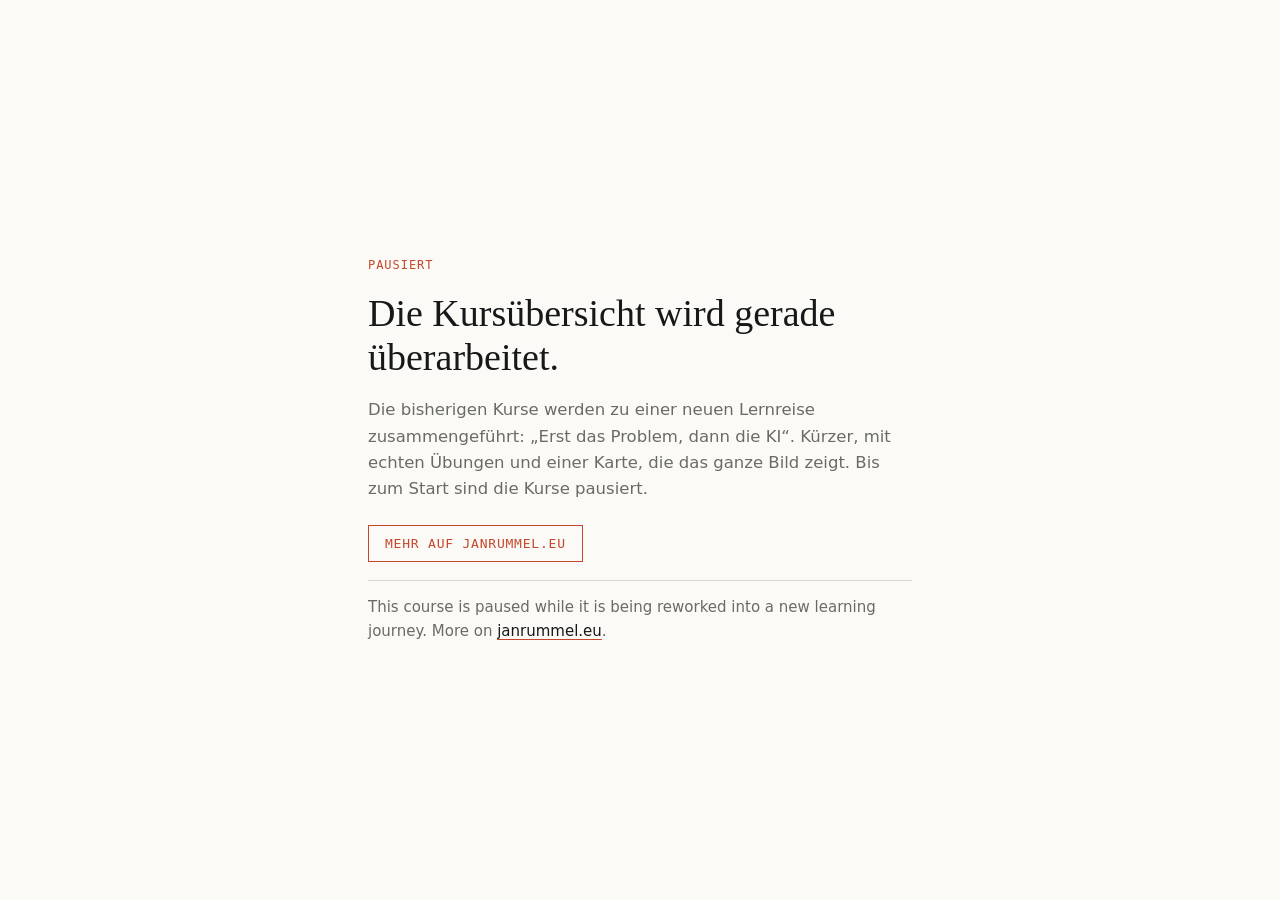
<file: index.html>
<!doctype html>
<html lang="de">
<head>
<meta charset="utf-8">
<meta name="viewport" content="width=device-width,initial-scale=1">
<meta name="robots" content="noindex">
<title>Die Kursübersicht · pausiert</title>
<style>
:root{--papier:#FBFAF6;--tinte:#17181A;--grau:#6A6A66;--linie:#DAD8D0;--rot:#C4472B;color-scheme:light}
@media (prefers-color-scheme:dark){:root{--papier:#18191B;--tinte:#ECE9E1;--grau:#A8A69F;--linie:#3A3A37;--rot:#E4704F;color-scheme:dark}}
*{box-sizing:border-box;margin:0;padding:0}
body{background:var(--papier);color:var(--tinte);font:17px/1.6 Georgia,'Times New Roman',serif;min-height:100vh;display:grid;place-items:center;padding:40px max(16px,env(safe-area-inset-left,0px))}
main{max-width:34rem;display:grid;gap:18px}
.etikett{font:12px/1.4 ui-monospace,Menlo,monospace;letter-spacing:.08em;text-transform:uppercase;color:var(--rot)}
h1{font-weight:400;font-size:clamp(28px,6vw,38px);line-height:1.15}
p{color:var(--grau);font-family:system-ui,-apple-system,sans-serif;font-size:16.5px}
.en{border-top:1px solid var(--linie);padding-top:14px;font-size:15px}
a{color:var(--tinte);text-decoration-color:var(--rot);text-underline-offset:3px}
.knopf{display:inline-block;margin-top:4px;padding:10px 16px;border:1px solid var(--rot);color:var(--rot);text-decoration:none;font:13px ui-monospace,Menlo,monospace;letter-spacing:.06em;text-transform:uppercase}
</style>
</head>
<body>
<main>
  <span class="etikett">Pausiert</span>
  <h1>Die Kursübersicht wird gerade überarbeitet.</h1>
  <p>Die bisherigen Kurse werden zu einer neuen Lernreise zusammengeführt: „Erst das Problem, dann die KI“. Kürzer, mit echten Übungen und einer Karte, die das ganze Bild zeigt. Bis zum Start sind die Kurse pausiert.</p>
  <p><a class="knopf" href="https://janrummel.eu/lehre.html#belege">Mehr auf janrummel.eu</a></p>
  <p class="en" lang="en">This course is paused while it is being reworked into a new learning journey. More on <a href="https://janrummel.eu/lehre.html#belege">janrummel.eu</a>.</p>
</main>
</body>
</html>
</file>
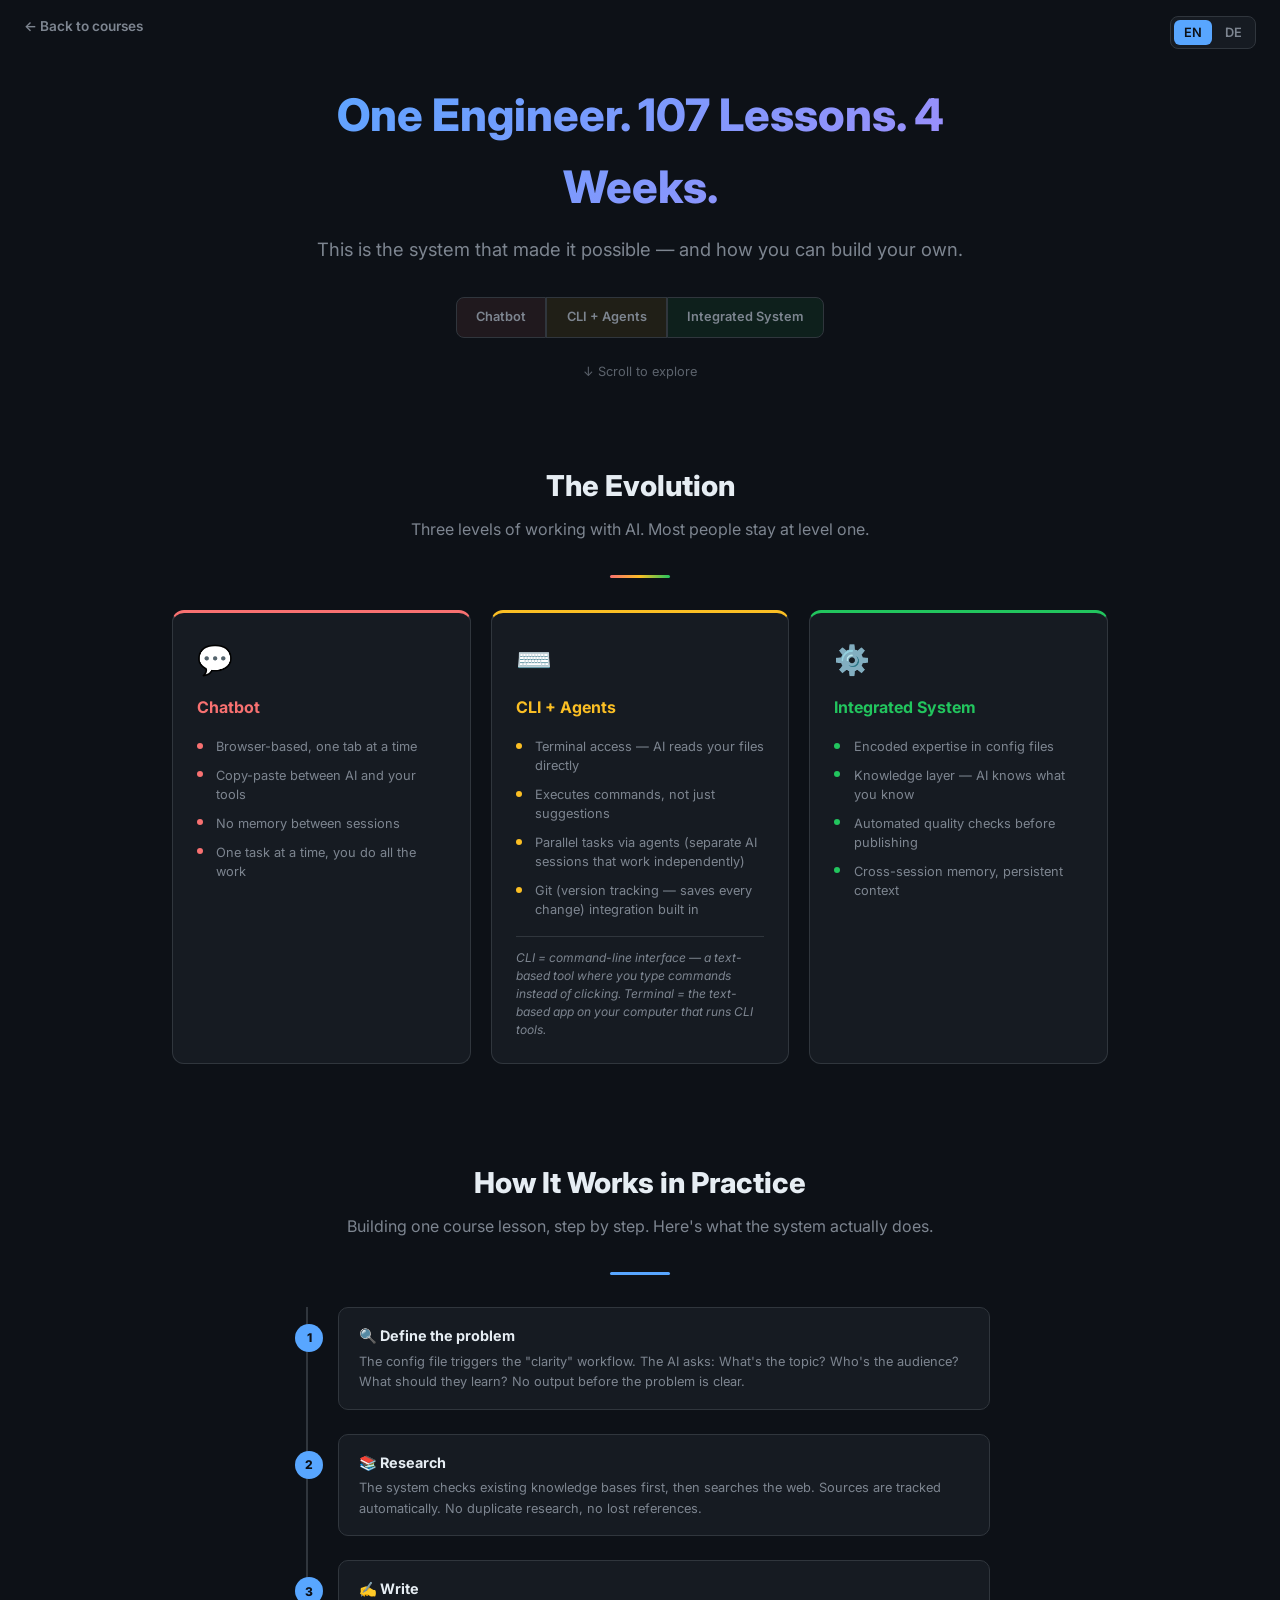
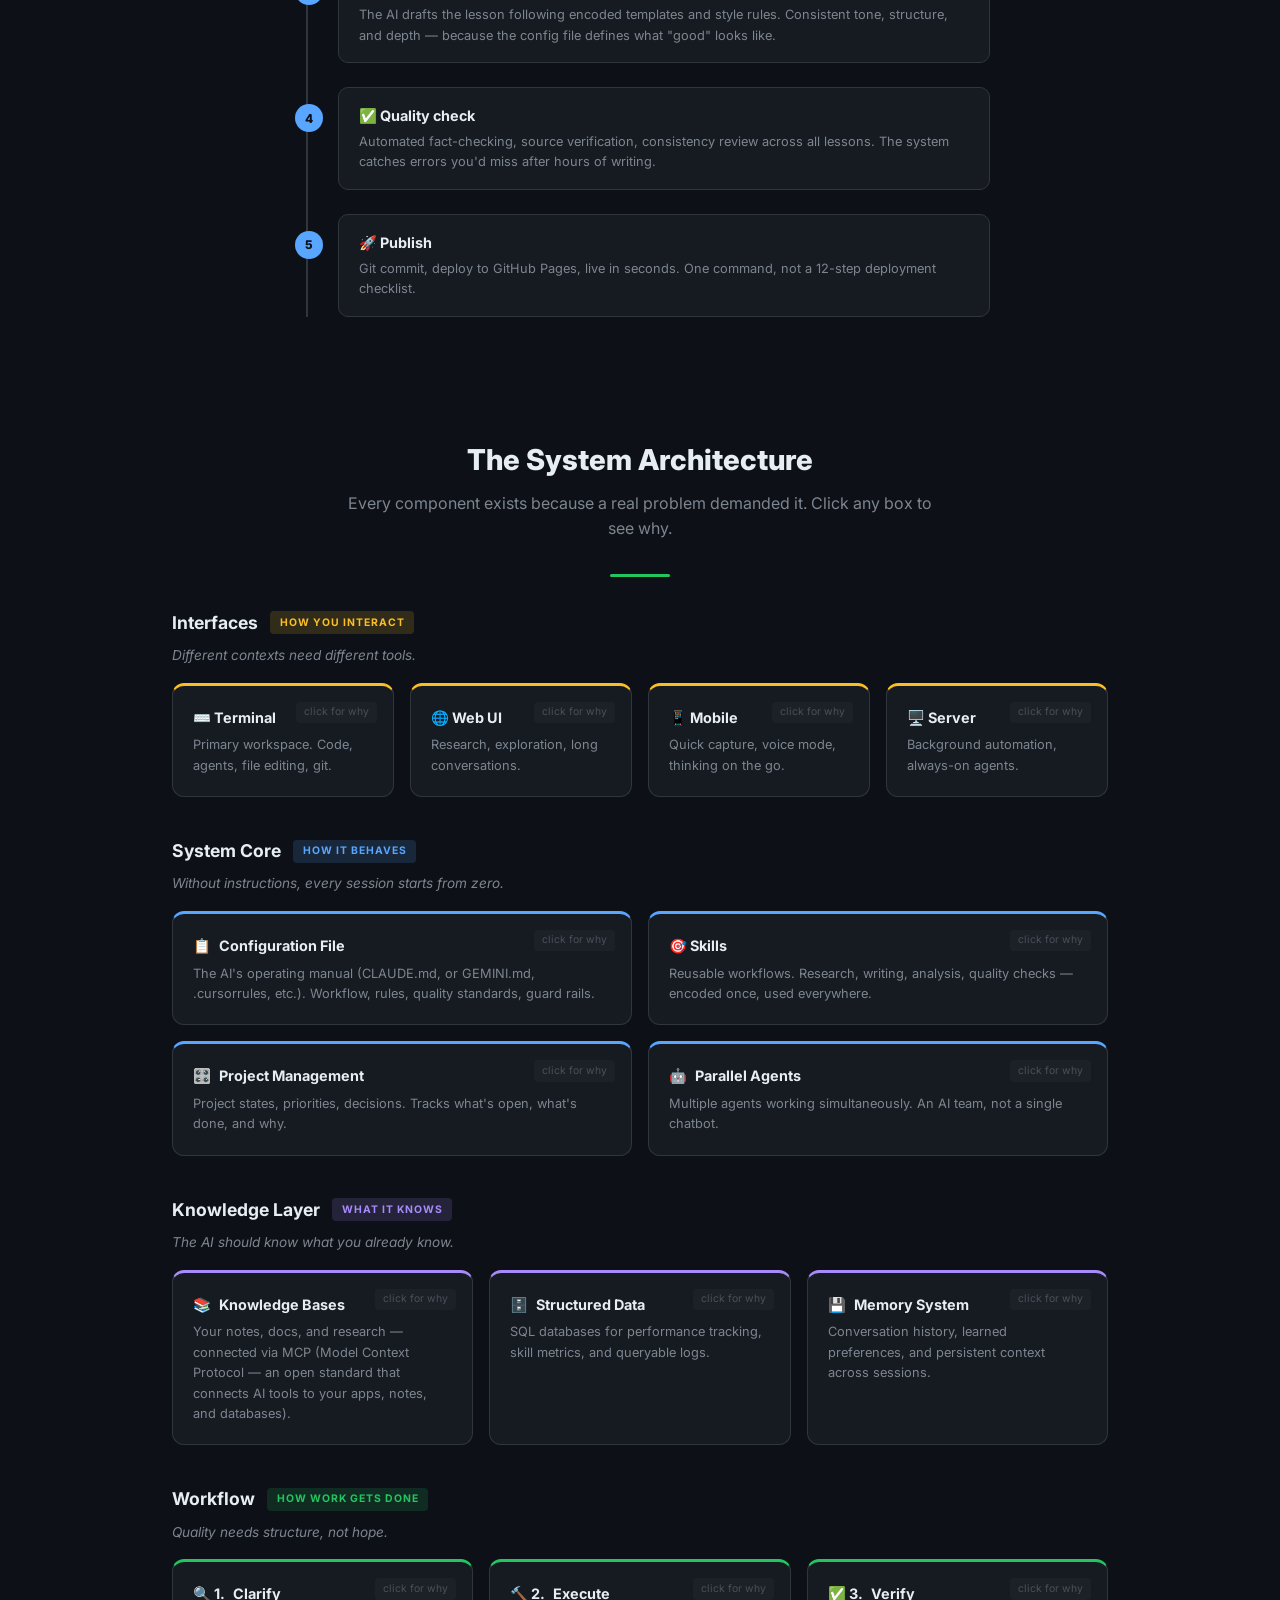
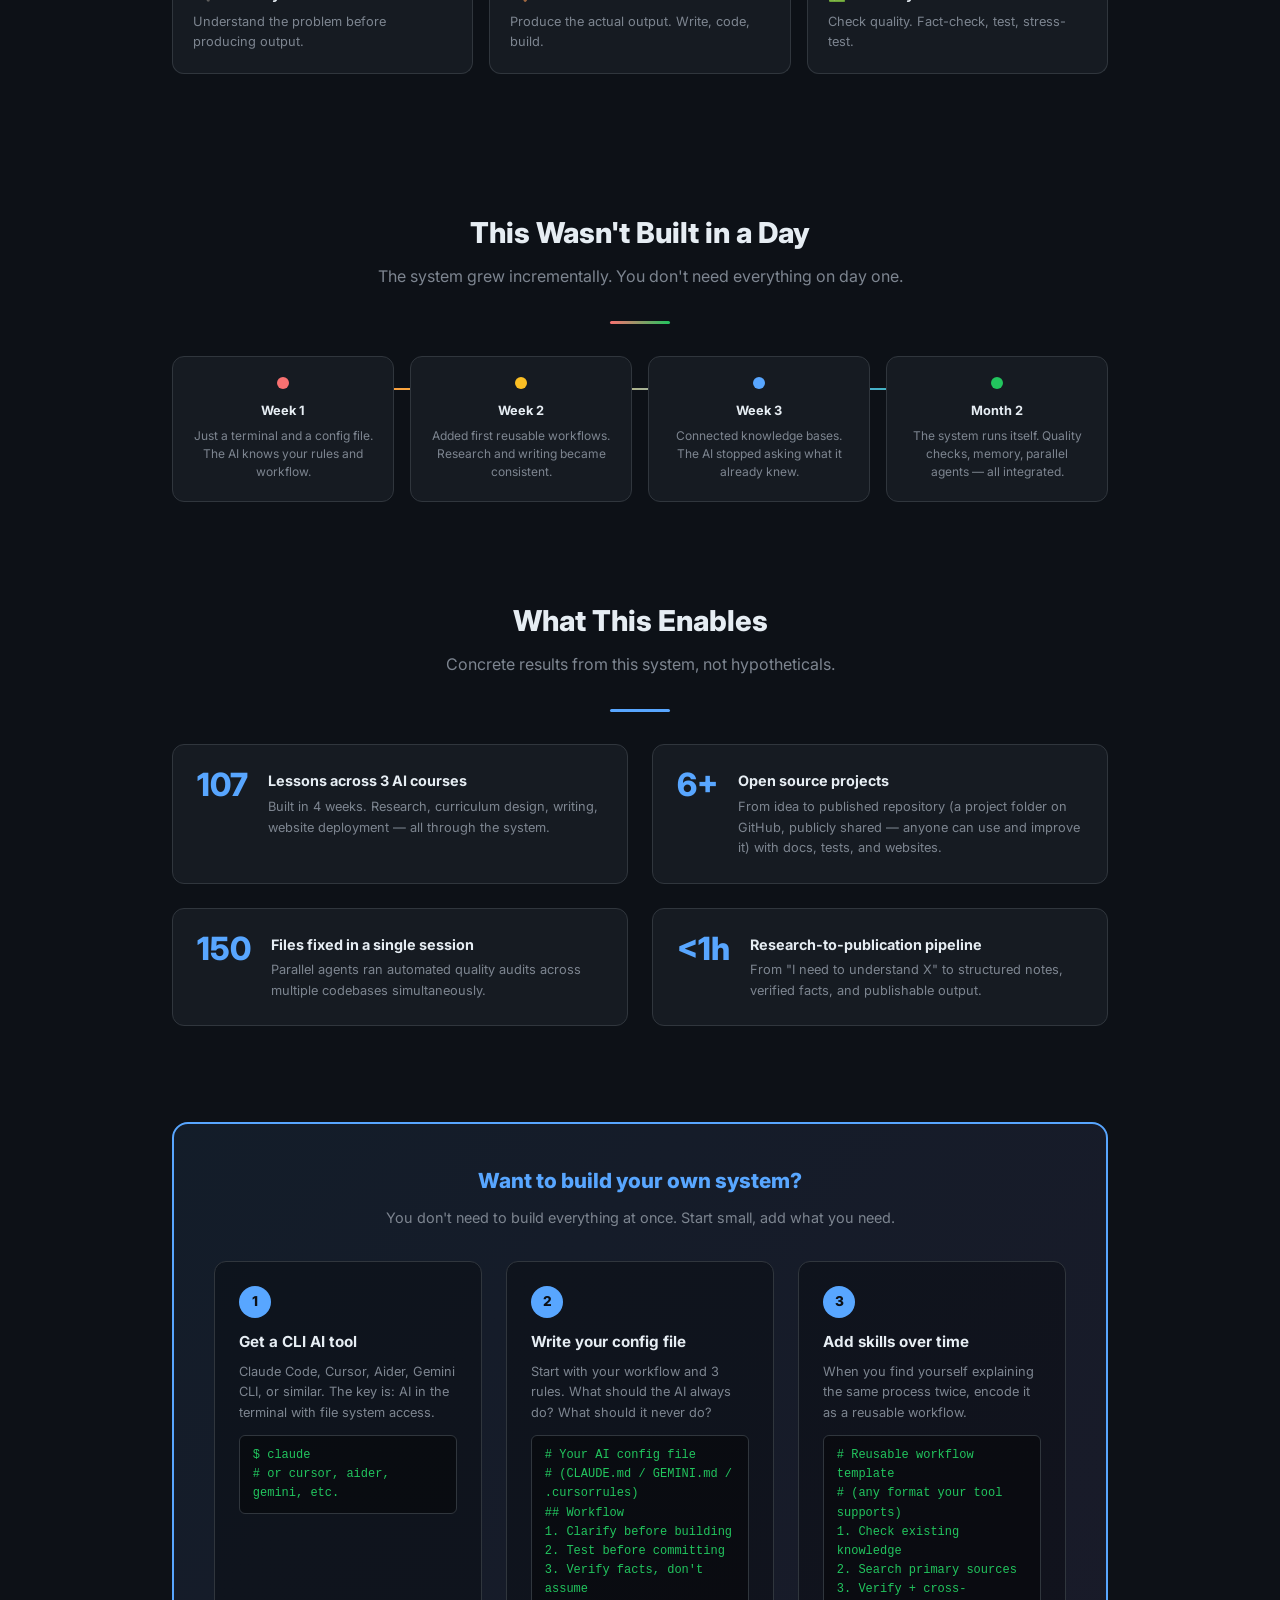
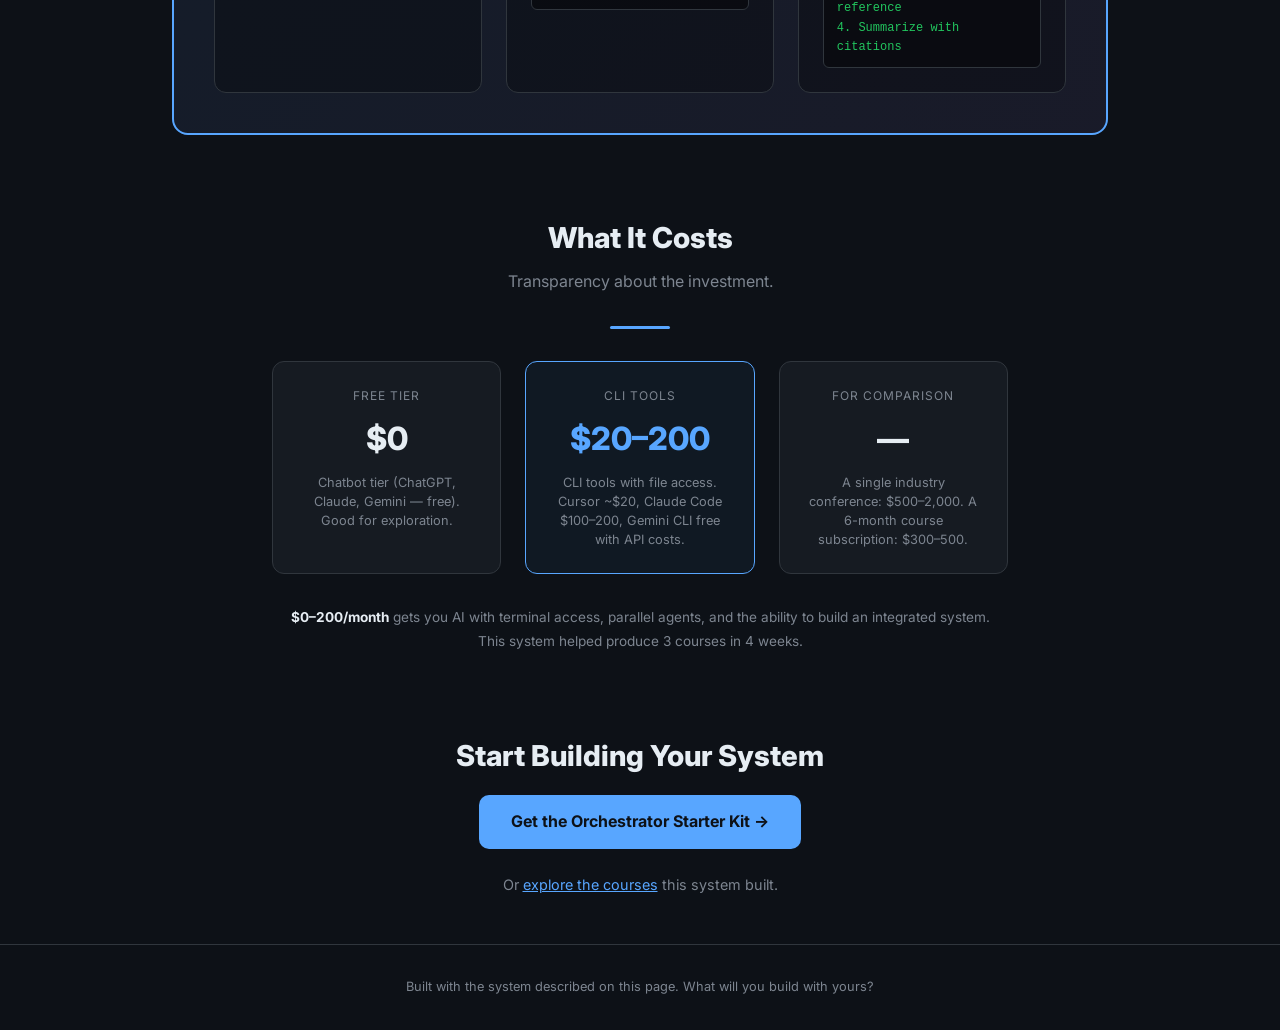
<file: system/index.html>
<!DOCTYPE html>
<html lang="en">
<head>
<meta charset="UTF-8">
<meta name="viewport" content="width=device-width, initial-scale=1.0">
<title>From Chatbot to AI System</title>
<meta name="description" content="One engineer built 107 lessons in 4 weeks. This is the system behind it — and how you can build your own.">
<style>
  @import url('https://fonts.googleapis.com/css2?family=Inter:wght@400;500;600;700;800&display=swap');

  /* Language Switcher */
  .lang-switch {
    position: fixed; top: 1rem; right: 1.5rem; z-index: 100;
    display: flex; gap: 0.25rem; background: var(--surface); border: 1px solid var(--border);
    border-radius: 8px; padding: 0.2rem;
  }
  .lang-btn {
    padding: 0.3rem 0.6rem; border-radius: 6px; border: none;
    background: transparent; color: var(--muted); cursor: pointer;
    font-size: 0.8rem; font-weight: 600; transition: all 0.2s;
    font-family: 'Inter', -apple-system, sans-serif;
  }
  .lang-btn.active { background: var(--accent); color: var(--bg); }
  .lang-btn:hover:not(.active) { color: var(--text); }

  /* Language toggle */
  [lang="de"] .en, [lang="en"] .de { display: none; }

  :root {
    --bg: #0d1117; --surface: #161b22; --border: #30363d;
    --text: #e6edf3; --muted: #7d8590; --accent: #58a6ff;
    --amber: #fbbf24; --green: #22c55e; --red: #f87171; --purple: #a78bfa;
    --surface-hover: #1c2333;
  }

  * { margin: 0; padding: 0; box-sizing: border-box; }
  html { scroll-behavior: smooth; }

  body {
    font-family: 'Inter', -apple-system, sans-serif;
    background: var(--bg); color: var(--text);
    min-height: 100vh;
    line-height: 1.6;
  }

  /* =========== HERO =========== */
  .hero {
    text-align: center;
    padding: 5rem 2rem 2rem;
    max-width: 800px;
    margin: 0 auto;
  }
  .hero h1 {
    font-size: 2.8rem; font-weight: 800;
    background: linear-gradient(135deg, var(--accent), var(--purple));
    -webkit-background-clip: text; -webkit-text-fill-color: transparent;
    background-clip: text;
    margin-bottom: 0.75rem;
  }
  .hero .subtitle {
    color: var(--muted); font-size: 1.15rem;
    margin-bottom: 2rem;
  }

  /* Journey bar (secondary) */
  .journey-bar {
    display: flex; align-items: center; justify-content: center;
    gap: 0; margin-bottom: 0.75rem; flex-wrap: wrap;
  }
  .journey-step {
    padding: 0.6rem 1.2rem; border-radius: 0;
    font-size: 0.8rem; font-weight: 600;
    transition: all 0.3s; border: 1px solid var(--border);
    color: var(--muted);
  }
  .journey-step:first-child { border-radius: 8px 0 0 8px; }
  .journey-step:last-child { border-radius: 0 8px 8px 0; }
  .j-chatbot { background: rgba(248,113,113,0.08); }
  .j-cli { background: rgba(251,191,36,0.08); }
  .j-system { background: rgba(34,197,94,0.08); }

  .scroll-hint {
    color: var(--muted); font-size: 0.8rem;
    margin-top: 1.5rem; opacity: 0.7;
    animation: pulse 2s ease-in-out infinite;
  }
  @keyframes pulse {
    0%, 100% { opacity: 0.5; }
    50% { opacity: 1; }
  }

  /* =========== SECTIONS =========== */
  section {
    max-width: 1000px;
    margin: 0 auto;
    padding: 3rem 2rem;
  }
  .section-header {
    text-align: center;
    margin-bottom: 2rem;
  }
  .section-header h2 {
    font-size: 1.8rem; font-weight: 800;
    margin-bottom: 0.5rem;
  }
  .section-header .section-sub {
    color: var(--muted); font-size: 1rem;
    max-width: 600px; margin: 0 auto;
  }
  .section-divider {
    width: 60px; height: 3px;
    margin: 0 auto 2rem;
    border-radius: 2px;
  }

  /* =========== EVOLUTION GRID =========== */
  .evolution-grid {
    display: grid;
    grid-template-columns: repeat(3, 1fr);
    gap: 1.25rem;
  }
  .evo-col {
    background: var(--surface);
    border: 1px solid var(--border);
    border-radius: 12px;
    padding: 1.5rem;
    position: relative;
  }
  .evo-col .evo-icon {
    font-size: 1.8rem; margin-bottom: 0.75rem;
  }
  .evo-col h3 {
    font-size: 1rem; font-weight: 700;
    margin-bottom: 0.75rem;
  }
  .evo-col.col-chatbot { border-top: 3px solid var(--red); }
  .evo-col.col-chatbot h3 { color: var(--red); }
  .evo-col.col-cli { border-top: 3px solid var(--amber); }
  .evo-col.col-cli h3 { color: var(--amber); }
  .evo-col.col-system { border-top: 3px solid var(--green); }
  .evo-col.col-system h3 { color: var(--green); }
  .evo-col ul {
    list-style: none; padding: 0;
  }
  .evo-col ul li {
    font-size: 0.8rem; color: var(--muted);
    padding: 0.3rem 0;
    padding-left: 1.2rem;
    position: relative;
    line-height: 1.5;
  }
  .evo-col ul li::before {
    content: '';
    position: absolute; left: 0; top: 0.65rem;
    width: 6px; height: 6px; border-radius: 50%;
  }
  .col-chatbot ul li::before { background: var(--red); }
  .col-cli ul li::before { background: var(--amber); }
  .col-system ul li::before { background: var(--green); }

  .jargon {
    color: var(--muted); font-size: 0.75rem; font-style: italic;
    display: block; margin-top: 0.75rem; padding-top: 0.75rem;
    border-top: 1px solid var(--border);
    line-height: 1.5;
  }

  /* =========== DEMO / PRACTICE =========== */
  .demo-timeline {
    position: relative;
    padding-left: 3rem;
    max-width: 700px;
    margin: 0 auto;
  }
  .demo-timeline::before {
    content: '';
    position: absolute; left: 1rem; top: 0; bottom: 0;
    width: 2px; background: var(--border);
  }
  .demo-step {
    position: relative;
    margin-bottom: 1.5rem;
    padding: 1rem 1.25rem;
    background: var(--surface);
    border: 1px solid var(--border);
    border-radius: 10px;
    transition: border-color 0.3s;
  }
  .demo-step:hover { border-color: var(--accent); }
  .demo-step .step-icon {
    position: absolute;
    left: -2.75rem; top: 1rem;
    width: 28px; height: 28px;
    background: var(--accent); color: var(--bg);
    border-radius: 50%;
    display: flex; align-items: center; justify-content: center;
    font-size: 0.75rem; font-weight: 800;
  }
  .demo-step h4 {
    font-size: 0.9rem; font-weight: 700;
    margin-bottom: 0.3rem;
  }
  .demo-step p {
    font-size: 0.8rem; color: var(--muted); line-height: 1.6;
  }

  /* =========== SYSTEM ARCHITECTURE =========== */
  .system-section {
    margin-bottom: 2.5rem;
  }
  .system-section-header {
    display: flex; align-items: center; gap: 0.75rem;
    margin-bottom: 0.5rem;
  }
  .system-section-header h3 {
    font-size: 1.1rem; font-weight: 700;
  }
  .system-section-header .tag {
    font-size: 0.65rem; font-weight: 700;
    text-transform: uppercase; letter-spacing: 1px;
    padding: 0.2rem 0.6rem; border-radius: 4px;
  }
  .tag-amber { background: rgba(251,191,36,0.15); color: var(--amber); }
  .tag-blue { background: rgba(88,166,255,0.15); color: var(--accent); }
  .tag-purple { background: rgba(167,139,250,0.15); color: var(--purple); }
  .tag-green { background: rgba(34,197,94,0.15); color: var(--green); }

  .problem-stmt {
    font-size: 0.85rem; color: var(--muted); font-style: italic;
    margin-bottom: 1rem;
  }

  /* Clickable box */
  .box {
    background: var(--surface);
    border: 1px solid var(--border);
    border-radius: 12px;
    padding: 1.25rem;
    cursor: pointer;
    transition: all 0.3s;
    position: relative;
  }
  .box:hover {
    border-color: var(--accent);
    transform: translateY(-2px);
    background: var(--surface-hover);
  }
  .box h4 {
    font-size: 0.9rem; font-weight: 700;
    margin-bottom: 0.4rem;
    display: flex; align-items: center; gap: 0.5rem;
  }
  .box .summary {
    font-size: 0.8rem; color: var(--muted); line-height: 1.6;
  }
  .box .click-hint {
    position: absolute; top: 1rem; right: 1rem;
    font-size: 0.65rem; color: var(--muted);
    background: rgba(255,255,255,0.05);
    padding: 0.15rem 0.5rem; border-radius: 4px;
    opacity: 0.5; transition: opacity 0.3s;
  }
  .box:hover .click-hint { opacity: 1; }

  .box .why-panel {
    display: none;
    margin-top: 1rem;
    padding-top: 1rem;
    border-top: 1px solid var(--border);
  }
  .box .why-panel.open { display: block; }
  .box .why-label {
    font-size: 0.7rem; font-weight: 700;
    text-transform: uppercase; letter-spacing: 1px;
    color: var(--accent); margin-bottom: 0.5rem;
  }
  .box .why-text {
    font-size: 0.8rem; color: var(--muted); line-height: 1.7;
  }

  /* System grids */
  .interfaces-grid {
    display: grid;
    grid-template-columns: repeat(4, 1fr);
    gap: 1rem;
  }
  .interfaces-grid .box { border-top: 3px solid var(--amber); }

  .core-grid {
    display: grid;
    grid-template-columns: repeat(2, 1fr);
    gap: 1rem;
  }
  .core-grid .box { border-top: 3px solid var(--accent); }

  .knowledge-grid {
    display: grid;
    grid-template-columns: repeat(3, 1fr);
    gap: 1rem;
  }
  .knowledge-grid .box { border-top: 3px solid var(--purple); }

  .workflow-grid {
    display: grid;
    grid-template-columns: repeat(3, 1fr);
    gap: 1rem;
  }
  .workflow-grid .box { border-top: 3px solid var(--green); }

  /* =========== PROGRESSION TIMELINE =========== */
  .progression-row {
    display: grid;
    grid-template-columns: repeat(4, 1fr);
    gap: 1rem;
    position: relative;
  }
  .progression-row::before {
    content: '';
    position: absolute;
    top: 2rem; left: 5%; right: 5%;
    height: 2px;
    background: linear-gradient(90deg, var(--red), var(--amber), var(--accent), var(--green));
    z-index: 0;
  }
  .prog-card {
    background: var(--surface);
    border: 1px solid var(--border);
    border-radius: 12px;
    padding: 1.25rem;
    text-align: center;
    position: relative;
    z-index: 1;
  }
  .prog-card .prog-dot {
    width: 12px; height: 12px;
    border-radius: 50%;
    margin: 0 auto 0.75rem;
  }
  .prog-card h4 {
    font-size: 0.8rem; font-weight: 700;
    margin-bottom: 0.3rem;
    color: var(--text);
  }
  .prog-card p {
    font-size: 0.75rem; color: var(--muted);
    line-height: 1.5;
  }

  /* =========== RESULTS =========== */
  .results-grid {
    display: grid;
    grid-template-columns: repeat(2, 1fr);
    gap: 1.5rem;
  }
  .result-card {
    background: var(--surface);
    border: 1px solid var(--border);
    border-radius: 12px;
    padding: 1.5rem;
    display: flex; gap: 1.25rem; align-items: flex-start;
  }
  .result-card .result-number {
    font-size: 2rem; font-weight: 800;
    color: var(--accent); flex-shrink: 0;
    line-height: 1;
  }
  .result-card h4 {
    font-size: 0.9rem; font-weight: 700;
    margin-bottom: 0.3rem;
  }
  .result-card p {
    font-size: 0.8rem; color: var(--muted); line-height: 1.6;
  }

  /* =========== HOW TO START =========== */
  .start-callout {
    background: linear-gradient(135deg, rgba(88,166,255,0.08), rgba(167,139,250,0.08));
    border: 2px solid var(--accent);
    border-radius: 16px;
    padding: 2.5rem;
    text-align: center;
  }
  .start-callout h3 {
    font-size: 1.3rem; font-weight: 800;
    color: var(--accent); margin-bottom: 0.5rem;
  }
  .start-callout .start-sub {
    color: var(--muted); font-size: 0.9rem;
    margin-bottom: 2rem;
  }

  .steps-row {
    display: grid;
    grid-template-columns: repeat(3, 1fr);
    gap: 1.5rem;
    text-align: left;
  }
  .step-card {
    background: rgba(0,0,0,0.3);
    border: 1px solid var(--border);
    border-radius: 12px;
    padding: 1.5rem;
  }
  .step-number {
    display: inline-flex; align-items: center; justify-content: center;
    width: 32px; height: 32px; border-radius: 50%;
    background: var(--accent); color: var(--bg);
    font-size: 0.85rem; font-weight: 800;
    margin-bottom: 0.75rem;
  }
  .step-card h4 {
    font-size: 0.95rem; font-weight: 700;
    margin-bottom: 0.5rem;
  }
  .step-card p {
    font-size: 0.8rem; color: var(--muted); line-height: 1.6;
  }
  .step-card code {
    display: block;
    background: rgba(0,0,0,0.4);
    border: 1px solid var(--border);
    border-radius: 6px;
    padding: 0.6rem 0.8rem;
    margin-top: 0.75rem;
    font-size: 0.75rem;
    color: var(--green);
    font-family: 'SF Mono', 'Fira Code', monospace;
  }

  /* =========== COST =========== */
  .cost-section {
    max-width: 800px; margin: 0 auto;
    padding: 2rem;
  }
  .cost-grid {
    display: grid;
    grid-template-columns: repeat(3, 1fr);
    gap: 1.5rem;
    margin-bottom: 2rem;
  }
  .cost-card {
    background: var(--surface);
    border: 1px solid var(--border);
    border-radius: 12px;
    padding: 1.5rem;
    text-align: center;
  }
  .cost-card.highlighted {
    border-color: var(--accent);
    background: rgba(88,166,255,0.05);
  }
  .cost-card .cost-label {
    font-size: 0.75rem; color: var(--muted);
    text-transform: uppercase; letter-spacing: 1px;
    margin-bottom: 0.5rem;
  }
  .cost-card .cost-value {
    font-size: 2rem; font-weight: 800;
    margin-bottom: 0.5rem;
  }
  .cost-card.highlighted .cost-value { color: var(--accent); }
  .cost-card .cost-desc {
    font-size: 0.8rem; color: var(--muted); line-height: 1.5;
  }
  .cost-compare {
    text-align: center;
    font-size: 0.85rem;
    color: var(--muted);
    line-height: 1.7;
  }
  .cost-compare strong { color: var(--text); }

  /* =========== CTA =========== */
  .cta-section {
    max-width: 700px;
    margin: 0 auto;
    padding: 3rem 2rem;
    text-align: center;
  }
  .cta-section h2 {
    font-size: 1.8rem; font-weight: 800;
    margin-bottom: 1rem;
  }
  .cta-btn {
    display: inline-block;
    padding: 0.9rem 2rem;
    background: var(--accent);
    color: var(--bg);
    font-size: 1rem; font-weight: 700;
    border-radius: 10px;
    text-decoration: none;
    transition: all 0.3s;
    margin-bottom: 1rem;
    font-family: 'Inter', -apple-system, sans-serif;
  }
  .cta-btn:hover { opacity: 0.9; transform: translateY(-2px); }
  .cta-secondary {
    font-size: 0.9rem; color: var(--muted);
    margin-top: 0.5rem;
  }

  /* =========== FOOTER =========== */
  .footer {
    text-align: center; padding: 2rem;
    font-size: 0.8rem; color: var(--muted);
    border-top: 1px solid var(--border);
  }
  .footer a { color: var(--accent); text-decoration: none; }
  .footer a:hover { text-decoration: underline; }

  /* =========== RESPONSIVE =========== */
  @media (max-width: 900px) {
    .hero h1 { font-size: 2rem; }
    .evolution-grid { grid-template-columns: 1fr; }
    .interfaces-grid { grid-template-columns: 1fr 1fr; }
    .core-grid { grid-template-columns: 1fr; }
    .knowledge-grid { grid-template-columns: 1fr; }
    .workflow-grid { grid-template-columns: 1fr; }
    .results-grid { grid-template-columns: 1fr; }
    .steps-row { grid-template-columns: 1fr; }
    .cost-grid { grid-template-columns: 1fr; }
    .progression-row { grid-template-columns: 1fr 1fr; }
    .progression-row::before { display: none; }
    .lang-switch { top: 0.75rem; right: 1rem; }
    .lang-btn { padding: 0.4rem 0.7rem; font-size: 0.85rem; }
  }
  @media (max-width: 600px) {
    .hero { padding: 3rem 1rem 1.5rem; }
    section { padding: 2rem 1rem; }
    .hero h1 { font-size: 1.6rem; }
    .interfaces-grid { grid-template-columns: 1fr; }
    .journey-step { font-size: 0.7rem; padding: 0.4rem 0.6rem; }
    .progression-row { grid-template-columns: 1fr; }
  }
</style>
</head>
<body>

<!-- Back link -->
<a href="../" style="position:fixed;top:1rem;left:1.5rem;z-index:100;color:var(--muted);text-decoration:none;font-size:0.85rem;font-weight:600;font-family:'Inter',-apple-system,sans-serif;">
  <span class="en">&larr; Back to courses</span>
  <span class="de">&larr; Zur&uuml;ck zu den Kursen</span>
</a>

<!-- Language Switcher -->
<div class="lang-switch">
  <button class="lang-btn active" onclick="setLang('en')" id="btn-en">EN</button>
  <button class="lang-btn" onclick="setLang('de')" id="btn-de">DE</button>
</div>

<!-- ==================== HERO ==================== -->
<div class="hero">
  <h1>
    <span class="en">One Engineer. 107 Lessons. 4 Weeks.</span>
    <span class="de">Ein Ingenieur. 107 Lektionen. 4 Wochen.</span>
  </h1>
  <p class="subtitle">
    <span class="en">This is the system that made it possible &mdash; and how you can build your own.</span>
    <span class="de">Das ist das System dahinter &mdash; und wie du dein eigenes bauen kannst.</span>
  </p>

  <div class="journey-bar">
    <span class="journey-step j-chatbot">Chatbot</span>
    <span class="journey-step j-cli">
      <span class="en">CLI + Agents</span>
      <span class="de">CLI + Agents</span>
    </span>
    <span class="journey-step j-system">
      <span class="en">Integrated System</span>
      <span class="de">Integriertes System</span>
    </span>
  </div>

  <p class="scroll-hint">
    <span class="en">&darr; Scroll to explore</span>
    <span class="de">&darr; Scrollen um mehr zu erfahren</span>
  </p>
</div>

<!-- ==================== THE EVOLUTION ==================== -->
<section>
  <div class="section-header">
    <h2>
      <span class="en">The Evolution</span>
      <span class="de">Die Entwicklung</span>
    </h2>
    <p class="section-sub">
      <span class="en">Three levels of working with AI. Most people stay at level one.</span>
      <span class="de">Drei Stufen der Arbeit mit AI. Die meisten bleiben bei Stufe eins.</span>
    </p>
  </div>
  <div class="section-divider" style="background: linear-gradient(90deg, var(--red), var(--amber), var(--green));"></div>

  <div class="evolution-grid">
    <div class="evo-col col-chatbot">
      <div class="evo-icon">&#x1F4AC;</div>
      <h3>Chatbot</h3>
      <ul>
        <li><span class="en">Browser-based, one tab at a time</span><span class="de">Browser-basiert, ein Tab gleichzeitig</span></li>
        <li><span class="en">Copy-paste between AI and your tools</span><span class="de">Copy-Paste zwischen AI und deinen Tools</span></li>
        <li><span class="en">No memory between sessions</span><span class="de">Kein Ged&auml;chtnis zwischen Sessions</span></li>
        <li><span class="en">One task at a time, you do all the work</span><span class="de">Eine Aufgabe gleichzeitig, du machst die ganze Arbeit</span></li>
      </ul>
    </div>
    <div class="evo-col col-cli">
      <div class="evo-icon">&#x2328;&#xFE0F;</div>
      <h3>
        <span class="en">CLI + Agents</span>
        <span class="de">CLI + Agents</span>
      </h3>
      <ul>
        <li><span class="en">Terminal access &mdash; AI reads your files directly</span><span class="de">Terminal-Zugriff &mdash; AI liest deine Dateien direkt</span></li>
        <li><span class="en">Executes commands, not just suggestions</span><span class="de">F&uuml;hrt Befehle aus, nicht nur Vorschl&auml;ge</span></li>
        <li><span class="en">Parallel tasks via agents (separate AI sessions that work independently)</span><span class="de">Parallele Aufgaben via Agents (separate AI-Sessions die unabh&auml;ngig arbeiten)</span></li>
        <li><span class="en">Git (version tracking &mdash; saves every change) integration built in</span><span class="de">Git (Versionskontrolle &mdash; speichert jede &Auml;nderung) direkt integriert</span></li>
      </ul>
      <span class="jargon">
        <span class="en">CLI = command-line interface &mdash; a text-based tool where you type commands instead of clicking. Terminal = the text-based app on your computer that runs CLI tools.</span>
        <span class="de">CLI = Command-Line Interface &mdash; ein textbasiertes Tool in dem du Befehle tippst statt zu klicken. Terminal = die textbasierte App auf deinem Computer die CLI-Tools ausf&uuml;hrt.</span>
      </span>
    </div>
    <div class="evo-col col-system">
      <div class="evo-icon">&#x2699;&#xFE0F;</div>
      <h3>
        <span class="en">Integrated System</span>
        <span class="de">Integriertes System</span>
      </h3>
      <ul>
        <li><span class="en">Encoded expertise in config files</span><span class="de">Kodierte Expertise in Config-Dateien</span></li>
        <li><span class="en">Knowledge layer &mdash; AI knows what you know</span><span class="de">Wissensschicht &mdash; AI wei&szlig; was du wei&szlig;t</span></li>
        <li><span class="en">Automated quality checks before publishing</span><span class="de">Automatische Qualit&auml;tspr&uuml;fungen vor Ver&ouml;ffentlichung</span></li>
        <li><span class="en">Cross-session memory, persistent context</span><span class="de">Session-&uuml;bergreifendes Ged&auml;chtnis, persistenter Kontext</span></li>
      </ul>
    </div>
  </div>
</section>

<!-- ==================== HOW IT WORKS IN PRACTICE ==================== -->
<section>
  <div class="section-header">
    <h2>
      <span class="en">How It Works in Practice</span>
      <span class="de">Wie das in der Praxis aussieht</span>
    </h2>
    <p class="section-sub">
      <span class="en">Building one course lesson, step by step. Here's what the system actually does.</span>
      <span class="de">Eine Kurslektion bauen, Schritt f&uuml;r Schritt. Das macht das System wirklich.</span>
    </p>
  </div>
  <div class="section-divider" style="background: var(--accent);"></div>

  <div class="demo-timeline">
    <div class="demo-step">
      <div class="step-icon">1</div>
      <h4>&#x1F50D; <span class="en">Define the problem</span><span class="de">Problem definieren</span></h4>
      <p>
        <span class="en">The config file triggers the "clarity" workflow. The AI asks: What's the topic? Who's the audience? What should they learn? No output before the problem is clear.</span>
        <span class="de">Die Config-Datei triggert den "Kl&auml;ren"-Workflow. Die AI fragt: Was ist das Thema? Wer ist die Zielgruppe? Was sollen sie lernen? Kein Output bevor das Problem klar ist.</span>
      </p>
    </div>
    <div class="demo-step">
      <div class="step-icon">2</div>
      <h4>&#x1F4DA; <span class="en">Research</span><span class="de">Recherche</span></h4>
      <p>
        <span class="en">The system checks existing knowledge bases first, then searches the web. Sources are tracked automatically. No duplicate research, no lost references.</span>
        <span class="de">Das System pr&uuml;ft erst vorhandene Wissensbasen, dann sucht es im Web. Quellen werden automatisch erfasst. Keine doppelte Recherche, keine verlorenen Referenzen.</span>
      </p>
    </div>
    <div class="demo-step">
      <div class="step-icon">3</div>
      <h4>&#x270D;&#xFE0F; <span class="en">Write</span><span class="de">Schreiben</span></h4>
      <p>
        <span class="en">The AI drafts the lesson following encoded templates and style rules. Consistent tone, structure, and depth &mdash; because the config file defines what "good" looks like.</span>
        <span class="de">Die AI entwirft die Lektion nach kodierten Templates und Stil-Regeln. Konsistenter Ton, Struktur und Tiefe &mdash; weil die Config-Datei definiert wie "gut" aussieht.</span>
      </p>
    </div>
    <div class="demo-step">
      <div class="step-icon">4</div>
      <h4>&#x2705; <span class="en">Quality check</span><span class="de">Qualit&auml;tspr&uuml;fung</span></h4>
      <p>
        <span class="en">Automated fact-checking, source verification, consistency review across all lessons. The system catches errors you'd miss after hours of writing.</span>
        <span class="de">Automatischer Faktencheck, Quellenverifikation, Konsistenzpr&uuml;fung &uuml;ber alle Lektionen. Das System f&auml;ngt Fehler die dir nach Stunden des Schreibens entgehen.</span>
      </p>
    </div>
    <div class="demo-step">
      <div class="step-icon">5</div>
      <h4>&#x1F680; <span class="en">Publish</span><span class="de">Ver&ouml;ffentlichen</span></h4>
      <p>
        <span class="en">Git commit, deploy to GitHub Pages, live in seconds. One command, not a 12-step deployment checklist.</span>
        <span class="de">Git-Commit, Deploy auf GitHub Pages, in Sekunden live. Ein Befehl, keine 12-Schritte-Deployment-Checkliste.</span>
      </p>
    </div>
  </div>
</section>

<!-- ==================== SYSTEM ARCHITECTURE ==================== -->
<section id="level-system">
  <div class="section-header">
    <h2>
      <span class="en">The System Architecture</span>
      <span class="de">Die System-Architektur</span>
    </h2>
    <p class="section-sub">
      <span class="en">Every component exists because a real problem demanded it. Click any box to see why.</span>
      <span class="de">Jede Komponente existiert weil ein echtes Problem sie erfordert hat. Klick auf eine Box um zu sehen warum.</span>
    </p>
  </div>
  <div class="section-divider" style="background: var(--green);"></div>

  <!-- Interfaces -->
  <div class="system-section">
    <div class="system-section-header">
      <h3><span class="en">Interfaces</span><span class="de">Schnittstellen</span></h3>
      <span class="tag tag-amber"><span class="en">How you interact</span><span class="de">Wie du interagierst</span></span>
    </div>
    <p class="problem-stmt">
      <span class="en">Different contexts need different tools.</span>
      <span class="de">Verschiedene Kontexte brauchen verschiedene Tools.</span>
    </p>
    <div class="interfaces-grid">
      <div class="box" onclick="toggleWhy(this)">
        <span class="click-hint"><span class="en">click for why</span><span class="de">klick f&uuml;r warum</span></span>
        <h4>&#x2328;&#xFE0F; Terminal</h4>
        <p class="summary"><span class="en">Primary workspace. Code, agents, file editing, git.</span><span class="de">Prim&auml;rer Arbeitsplatz. Code, Agents, Dateibearbeitung, Git.</span></p>
        <div class="why-panel">
          <div class="why-label"><span class="en">Why this exists</span><span class="de">Warum das existiert</span></div>
          <p class="why-text"><span class="en">The terminal (the text-based app on your computer) is where code lives. An AI that works in the terminal has direct access to your project, your tools, and your workflow. No translation layer needed.</span><span class="de">Das Terminal (die textbasierte App auf deinem Computer) ist wo Code lebt. Eine AI die im Terminal arbeitet hat direkten Zugriff auf dein Projekt, deine Tools und deinen Workflow. Keine &Uuml;bersetzungsschicht n&ouml;tig.</span></p>
        </div>
      </div>
      <div class="box" onclick="toggleWhy(this)">
        <span class="click-hint"><span class="en">click for why</span><span class="de">klick f&uuml;r warum</span></span>
        <h4>&#x1F310; Web UI</h4>
        <p class="summary"><span class="en">Research, exploration, long conversations.</span><span class="de">Recherche, Exploration, lange Gespr&auml;che.</span></p>
        <div class="why-panel">
          <div class="why-label"><span class="en">Why this exists</span><span class="de">Warum das existiert</span></div>
          <p class="why-text"><span class="en">Some tasks need a different mode. Research and brainstorming work better in a web interface where you can scroll, read, and reflect.</span><span class="de">Manche Aufgaben brauchen einen anderen Modus. Recherche und Brainstorming funktionieren besser in einem Web-Interface wo man scrollen, lesen und reflektieren kann.</span></p>
        </div>
      </div>
      <div class="box" onclick="toggleWhy(this)">
        <span class="click-hint"><span class="en">click for why</span><span class="de">klick f&uuml;r warum</span></span>
        <h4>&#x1F4F1; Mobile</h4>
        <p class="summary"><span class="en">Quick capture, voice mode, thinking on the go.</span><span class="de">Schnell festhalten, Voice-Modus, unterwegs denken.</span></p>
        <div class="why-panel">
          <div class="why-label"><span class="en">Why this exists</span><span class="de">Warum das existiert</span></div>
          <p class="why-text"><span class="en">Ideas don't wait for your desk. Mobile lets you capture thoughts and prepare tasks before you sit down to work.</span><span class="de">Ideen warten nicht auf deinen Schreibtisch. Mobil kannst du Gedanken festhalten und Aufgaben vorbereiten.</span></p>
        </div>
      </div>
      <div class="box" onclick="toggleWhy(this)">
        <span class="click-hint"><span class="en">click for why</span><span class="de">klick f&uuml;r warum</span></span>
        <h4>&#x1F5A5;&#xFE0F; Server</h4>
        <p class="summary"><span class="en">Background automation, always-on agents.</span><span class="de">Hintergrund-Automatisierung, Always-on Agents.</span></p>
        <div class="why-panel">
          <div class="why-label"><span class="en">Why this exists</span><span class="de">Warum das existiert</span></div>
          <p class="why-text"><span class="en">Some tasks take hours. A server runs background agents and long operations while you sleep or work on something else.</span><span class="de">Manche Aufgaben dauern Stunden. Ein Server l&auml;sst Background-Agents und lange Operationen laufen w&auml;hrend du schl&auml;fst.</span></p>
        </div>
      </div>
    </div>
  </div>

  <!-- System Core -->
  <div class="system-section">
    <div class="system-section-header">
      <h3><span class="en">System Core</span><span class="de">System-Kern</span></h3>
      <span class="tag tag-blue"><span class="en">How it behaves</span><span class="de">Wie es sich verh&auml;lt</span></span>
    </div>
    <p class="problem-stmt">
      <span class="en">Without instructions, every session starts from zero.</span>
      <span class="de">Ohne Anweisungen startet jede Session bei null.</span>
    </p>
    <div class="core-grid">
      <div class="box" onclick="toggleWhy(this)">
        <span class="click-hint"><span class="en">click for why</span><span class="de">klick f&uuml;r warum</span></span>
        <h4>&#x1F4CB; <span class="en">Configuration File</span><span class="de">Konfigurationsdatei</span></h4>
        <p class="summary"><span class="en">The AI's operating manual (CLAUDE.md, or GEMINI.md, .cursorrules, etc.). Workflow, rules, quality standards, guard rails.</span><span class="de">Das Betriebshandbuch der AI (CLAUDE.md, oder GEMINI.md, .cursorrules, etc.). Workflow, Regeln, Qualit&auml;tsstandards, Leitplanken.</span></p>
        <div class="why-panel">
          <div class="why-label"><span class="en">Why this exists</span><span class="de">Warum das existiert</span></div>
          <p class="why-text"><span class="en">A configuration file (CLAUDE.md, or GEMINI.md, .cursorrules, etc.) is loaded at startup and makes the AI behave consistently &mdash; same process, same standards, every time. It's the difference between "using a chatbot" and "running a system."</span><span class="de">Eine Konfigurationsdatei (CLAUDE.md, oder GEMINI.md, .cursorrules, etc.) wird beim Start geladen und sorgt daf&uuml;r dass die AI sich konsistent verh&auml;lt &mdash; gleicher Prozess, gleiche Standards, jedes Mal. Das ist der Unterschied zwischen &bdquo;einen Chatbot nutzen&ldquo; und &bdquo;ein System betreiben&ldquo;.</span></p>
        </div>
      </div>
      <div class="box" onclick="toggleWhy(this)">
        <span class="click-hint"><span class="en">click for why</span><span class="de">klick f&uuml;r warum</span></span>
        <h4>&#x1F3AF; Skills</h4>
        <p class="summary"><span class="en">Reusable workflows. Research, writing, analysis, quality checks &mdash; encoded once, used everywhere.</span><span class="de">Wiederverwendbare Workflows. Recherche, Schreiben, Analyse, Qualit&auml;tspr&uuml;fungen &mdash; einmal kodiert, &uuml;berall genutzt.</span></p>
        <div class="why-panel">
          <div class="why-label"><span class="en">Why this exists</span><span class="de">Warum das existiert</span></div>
          <p class="why-text"><span class="en">Instead of explaining your process every time, you encode it once as a reusable workflow template (in any format your tool supports). The AI follows the same steps you would &mdash; consistently and thoroughly. Skills are your expertise made reusable.</span><span class="de">Statt deinen Prozess jedes Mal neu zu erkl&auml;ren, kodierst du ihn einmal als wiederverwendbares Workflow-Template (in jedem Format das dein Tool unterst&uuml;tzt). Die AI folgt denselben Schritten die du gehen w&uuml;rdest &mdash; konsistent und gr&uuml;ndlich. Skills sind deine Expertise, wiederverwendbar gemacht.</span></p>
        </div>
      </div>
      <div class="box" onclick="toggleWhy(this)">
        <span class="click-hint"><span class="en">click for why</span><span class="de">klick f&uuml;r warum</span></span>
        <h4>&#x1F39B;&#xFE0F; <span class="en">Project Management</span><span class="de">Projektmanagement</span></h4>
        <p class="summary"><span class="en">Project states, priorities, decisions. Tracks what's open, what's done, and why.</span><span class="de">Projektzust&auml;nde, Priorit&auml;ten, Entscheidungen. Trackt was offen ist, was erledigt ist und warum.</span></p>
        <div class="why-panel">
          <div class="why-label"><span class="en">Why this exists</span><span class="de">Warum das existiert</span></div>
          <p class="why-text"><span class="en">Projects span weeks or months. Without state tracking, you re-explain context every time. A project layer keeps todos, decisions, and progress across sessions so you pick up exactly where you left off.</span><span class="de">Projekte erstrecken sich &uuml;ber Wochen oder Monate. Ohne State-Tracking erkl&auml;rst du den Kontext jedes Mal neu. Eine Projektschicht h&auml;lt Todos, Entscheidungen und Fortschritt &uuml;ber Sessions hinweg.</span></p>
        </div>
      </div>
      <div class="box" onclick="toggleWhy(this)">
        <span class="click-hint"><span class="en">click for why</span><span class="de">klick f&uuml;r warum</span></span>
        <h4>&#x1F916; <span class="en">Parallel Agents</span><span class="de">Parallele Agents</span></h4>
        <p class="summary"><span class="en">Multiple agents working simultaneously. An AI team, not a single chatbot.</span><span class="de">Mehrere Agents die gleichzeitig arbeiten. Ein AI-Team, nicht ein einzelner Chatbot.</span></p>
        <div class="why-panel">
          <div class="why-label"><span class="en">Why this exists</span><span class="de">Warum das existiert</span></div>
          <p class="why-text"><span class="en">One agent is a chatbot. Multiple agents working simultaneously is a team. The bottleneck shifts from "how fast can one AI respond" to "how many tasks can I define clearly."</span><span class="de">Ein Agent ist ein Chatbot. Mehrere Agents die gleichzeitig arbeiten sind ein Team. Der Flaschenhals verschiebt sich von &bdquo;wie schnell kann eine AI antworten&ldquo; zu &bdquo;wie viele Aufgaben kann ich klar definieren&ldquo;.</span></p>
        </div>
      </div>
    </div>
  </div>

  <!-- Knowledge Layer -->
  <div class="system-section">
    <div class="system-section-header">
      <h3><span class="en">Knowledge Layer</span><span class="de">Wissensschicht</span></h3>
      <span class="tag tag-purple"><span class="en">What it knows</span><span class="de">Was es wei&szlig;</span></span>
    </div>
    <p class="problem-stmt">
      <span class="en">The AI should know what you already know.</span>
      <span class="de">Die AI sollte wissen was du bereits wei&szlig;t.</span>
    </p>
    <div class="knowledge-grid">
      <div class="box" onclick="toggleWhy(this)">
        <span class="click-hint"><span class="en">click for why</span><span class="de">klick f&uuml;r warum</span></span>
        <h4>&#x1F4DA; <span class="en">Knowledge Bases</span><span class="de">Wissensbasen</span></h4>
        <p class="summary"><span class="en">Your notes, docs, and research &mdash; connected via MCP (Model Context Protocol &mdash; an open standard that connects AI tools to your apps, notes, and databases).</span><span class="de">Deine Notizen, Docs und Recherchen &mdash; verbunden via MCP (Model Context Protocol &mdash; ein offener Standard der AI-Tools mit deinen Apps, Notizen und Datenbanken verbindet).</span></p>
        <div class="why-panel">
          <div class="why-label"><span class="en">Why this exists</span><span class="de">Warum das existiert</span></div>
          <p class="why-text"><span class="en">If you have notes on a topic, the AI should check them before starting new research. Connect your existing knowledge (Obsidian, Notion, or any tool via MCP) so the AI works with your context, not generic internet knowledge.</span><span class="de">Wenn du Notizen zu einem Thema hast, sollte die AI sie pr&uuml;fen bevor sie neue Recherche startet. Verbinde dein vorhandenes Wissen (Obsidian, Notion oder jedes Tool via MCP) damit die AI mit deinem Kontext arbeitet.</span></p>
        </div>
      </div>
      <div class="box" onclick="toggleWhy(this)">
        <span class="click-hint"><span class="en">click for why</span><span class="de">klick f&uuml;r warum</span></span>
        <h4>&#x1F5C4;&#xFE0F; <span class="en">Structured Data</span><span class="de">Strukturierte Daten</span></h4>
        <p class="summary"><span class="en">SQL databases for performance tracking, skill metrics, and queryable logs.</span><span class="de">SQL-Datenbanken f&uuml;r Performance-Tracking, Skill-Metriken und abfragbare Logs.</span></p>
        <div class="why-panel">
          <div class="why-label"><span class="en">Why this exists</span><span class="de">Warum das existiert</span></div>
          <p class="why-text"><span class="en">Some questions need queries, not conversations. "Which workflows perform worst?" "What's the average quality score?" Structured data enables pattern finding that plain text can't match.</span><span class="de">Manche Fragen brauchen Queries, keine Konversationen. &bdquo;Welche Workflows performen am schlechtesten?&ldquo; &bdquo;Was ist der durchschnittliche Quality-Score?&ldquo; Strukturierte Daten erm&ouml;glichen Mustererkennung die mit Flie&szlig;text nicht m&ouml;glich ist.</span></p>
        </div>
      </div>
      <div class="box" onclick="toggleWhy(this)">
        <span class="click-hint"><span class="en">click for why</span><span class="de">klick f&uuml;r warum</span></span>
        <h4>&#x1F4BE; <span class="en">Memory System</span><span class="de">Ged&auml;chtnis-System</span></h4>
        <p class="summary"><span class="en">Conversation history, learned preferences, and persistent context across sessions.</span><span class="de">Konversationsverlauf, gelernte Pr&auml;ferenzen und persistenter Kontext &uuml;ber Sessions hinweg.</span></p>
        <div class="why-panel">
          <div class="why-label"><span class="en">Why this exists</span><span class="de">Warum das existiert</span></div>
          <p class="why-text"><span class="en">You don't want to introduce yourself every session. A memory system stores preferences, past decisions, and learned patterns. The AI becomes a long-term partner that builds on previous work.</span><span class="de">Du willst dich nicht jede Session neu vorstellen. Ein Ged&auml;chtnis-System speichert Pr&auml;ferenzen, vergangene Entscheidungen und gelernte Muster. Die AI wird ein langfristiger Partner der auf vorheriger Arbeit aufbaut.</span></p>
        </div>
      </div>
    </div>
  </div>

  <!-- Workflow -->
  <div class="system-section">
    <div class="system-section-header">
      <h3>Workflow</h3>
      <span class="tag tag-green"><span class="en">How work gets done</span><span class="de">Wie Arbeit erledigt wird</span></span>
    </div>
    <p class="problem-stmt">
      <span class="en">Quality needs structure, not hope.</span>
      <span class="de">Qualit&auml;t braucht Struktur, nicht Hoffnung.</span>
    </p>
    <div class="workflow-grid">
      <div class="box" onclick="toggleWhy(this)">
        <span class="click-hint"><span class="en">click for why</span><span class="de">klick f&uuml;r warum</span></span>
        <h4>&#x1F50D; 1. <span class="en">Clarify</span><span class="de">Kl&auml;ren</span></h4>
        <p class="summary"><span class="en">Understand the problem before producing output.</span><span class="de">Das Problem verstehen bevor Output produziert wird.</span></p>
        <div class="why-panel">
          <div class="why-label"><span class="en">Why this exists</span><span class="de">Warum das existiert</span></div>
          <p class="why-text"><span class="en">Most AI failures happen because the problem was unclear. Clarifying first saves hours of iteration later.</span><span class="de">Die meisten AI-Fehlschl&auml;ge passieren weil das Problem unklar war. Erst kl&auml;ren spart Stunden an Iteration sp&auml;ter.</span></p>
        </div>
      </div>
      <div class="box" onclick="toggleWhy(this)">
        <span class="click-hint"><span class="en">click for why</span><span class="de">klick f&uuml;r warum</span></span>
        <h4>&#x1F528; 2. <span class="en">Execute</span><span class="de">Machen</span></h4>
        <p class="summary"><span class="en">Produce the actual output. Write, code, build.</span><span class="de">Den eigentlichen Output produzieren. Schreiben, coden, bauen.</span></p>
        <div class="why-panel">
          <div class="why-label"><span class="en">Why this exists</span><span class="de">Warum das existiert</span></div>
          <p class="why-text"><span class="en">With a clear problem and the right workflows loaded, execution becomes predictable. The AI knows what to build and what quality looks like.</span><span class="de">Mit einem klaren Problem und den richtigen Workflows geladen wird die Ausf&uuml;hrung vorhersehbar. Die AI wei&szlig; was sie bauen soll und wie Qualit&auml;t aussieht.</span></p>
        </div>
      </div>
      <div class="box" onclick="toggleWhy(this)">
        <span class="click-hint"><span class="en">click for why</span><span class="de">klick f&uuml;r warum</span></span>
        <h4>&#x2705; 3. <span class="en">Verify</span><span class="de">Pr&uuml;fen</span></h4>
        <p class="summary"><span class="en">Check quality. Fact-check, test, stress-test.</span><span class="de">Qualit&auml;t pr&uuml;fen. Fakten checken, testen, stressen.</span></p>
        <div class="why-panel">
          <div class="why-label"><span class="en">Why this exists</span><span class="de">Warum das existiert</span></div>
          <p class="why-text"><span class="en">AI outputs need verification &mdash; always. The system runs quality checks automatically, not because you remembered to ask.</span><span class="de">AI-Outputs brauchen Verifikation &mdash; immer. Das System f&uuml;hrt Qualit&auml;tspr&uuml;fungen automatisch durch, nicht weil du daran gedacht hast zu fragen.</span></p>
        </div>
      </div>
    </div>
  </div>
</section>

<!-- ==================== PROGRESSION TIMELINE ==================== -->
<section>
  <div class="section-header">
    <h2>
      <span class="en">This Wasn't Built in a Day</span>
      <span class="de">Das wurde nicht an einem Tag gebaut</span>
    </h2>
    <p class="section-sub">
      <span class="en">The system grew incrementally. You don't need everything on day one.</span>
      <span class="de">Das System wuchs schrittweise. Du brauchst nicht alles am ersten Tag.</span>
    </p>
  </div>
  <div class="section-divider" style="background: linear-gradient(90deg, var(--red), var(--green));"></div>

  <div class="progression-row">
    <div class="prog-card">
      <div class="prog-dot" style="background: var(--red);"></div>
      <h4><span class="en">Week 1</span><span class="de">Woche 1</span></h4>
      <p><span class="en">Just a terminal and a config file. The AI knows your rules and workflow.</span><span class="de">Nur ein Terminal und eine Config-Datei. Die AI kennt deine Regeln und deinen Workflow.</span></p>
    </div>
    <div class="prog-card">
      <div class="prog-dot" style="background: var(--amber);"></div>
      <h4><span class="en">Week 2</span><span class="de">Woche 2</span></h4>
      <p><span class="en">Added first reusable workflows. Research and writing became consistent.</span><span class="de">Erste wiederverwendbare Workflows hinzugef&uuml;gt. Recherche und Schreiben wurden konsistent.</span></p>
    </div>
    <div class="prog-card">
      <div class="prog-dot" style="background: var(--accent);"></div>
      <h4><span class="en">Week 3</span><span class="de">Woche 3</span></h4>
      <p><span class="en">Connected knowledge bases. The AI stopped asking what it already knew.</span><span class="de">Wissensbasen verbunden. Die AI h&ouml;rte auf zu fragen was sie schon wusste.</span></p>
    </div>
    <div class="prog-card">
      <div class="prog-dot" style="background: var(--green);"></div>
      <h4><span class="en">Month 2</span><span class="de">Monat 2</span></h4>
      <p><span class="en">The system runs itself. Quality checks, memory, parallel agents &mdash; all integrated.</span><span class="de">Das System l&auml;uft von selbst. Qualit&auml;tspr&uuml;fungen, Ged&auml;chtnis, parallele Agents &mdash; alles integriert.</span></p>
    </div>
  </div>
</section>

<!-- ==================== WHAT THIS ENABLES ==================== -->
<section>
  <div class="section-header">
    <h2><span class="en">What This Enables</span><span class="de">Was damit m&ouml;glich wird</span></h2>
    <p class="section-sub"><span class="en">Concrete results from this system, not hypotheticals.</span><span class="de">Konkrete Ergebnisse aus diesem System, keine Hypothesen.</span></p>
  </div>
  <div class="section-divider" style="background: var(--accent);"></div>

  <div class="results-grid">
    <div class="result-card">
      <div class="result-number">107</div>
      <div>
        <h4><span class="en">Lessons across 3 AI courses</span><span class="de">Lektionen in 3 AI-Kursen</span></h4>
        <p><span class="en">Built in 4 weeks. Research, curriculum design, writing, website deployment &mdash; all through the system.</span><span class="de">Gebaut in 4 Wochen. Recherche, Curriculum-Design, Schreiben, Website-Deployment &mdash; alles &uuml;ber das System.</span></p>
      </div>
    </div>
    <div class="result-card">
      <div class="result-number">6+</div>
      <div>
        <h4><span class="en">Open source projects</span><span class="de">Open-Source-Projekte</span></h4>
        <p><span class="en">From idea to published repository (a project folder on GitHub, publicly shared &mdash; anyone can use and improve it) with docs, tests, and websites.</span><span class="de">Von der Idee zum ver&ouml;ffentlichten Repository (ein Projektordner auf GitHub, &ouml;ffentlich geteilt &mdash; jeder kann es nutzen und verbessern) mit Docs, Tests und Websites.</span></p>
      </div>
    </div>
    <div class="result-card">
      <div class="result-number">150</div>
      <div>
        <h4><span class="en">Files fixed in a single session</span><span class="de">Dateien in einer Session gefixt</span></h4>
        <p><span class="en">Parallel agents ran automated quality audits across multiple codebases simultaneously.</span><span class="de">Parallele Agents f&uuml;hrten automatisierte Qualit&auml;ts-Audits &uuml;ber mehrere Codebases gleichzeitig durch.</span></p>
      </div>
    </div>
    <div class="result-card">
      <div class="result-number">&lt;1h</div>
      <div>
        <h4><span class="en">Research-to-publication pipeline</span><span class="de">Recherche-bis-Publikation-Pipeline</span></h4>
        <p><span class="en">From "I need to understand X" to structured notes, verified facts, and publishable output.</span><span class="de">Von &bdquo;ich muss X verstehen&ldquo; zu strukturierten Notizen, verifizierten Fakten und publizierbarem Output.</span></p>
      </div>
    </div>
  </div>
</section>

<!-- ==================== HOW TO START ==================== -->
<section>
  <div class="start-callout" id="start-here">
    <h3><span class="en">Want to build your own system?</span><span class="de">Willst du dein eigenes System bauen?</span></h3>
    <p class="start-sub"><span class="en">You don't need to build everything at once. Start small, add what you need.</span><span class="de">Du musst nicht alles auf einmal bauen. Fang klein an, f&uuml;g hinzu was du brauchst.</span></p>

    <div class="steps-row">
      <div class="step-card">
        <div class="step-number">1</div>
        <h4><span class="en">Get a CLI AI tool</span><span class="de">Hol dir ein CLI-AI-Tool</span></h4>
        <p><span class="en">Claude Code, Cursor, Aider, Gemini CLI, or similar. The key is: AI in the terminal with file system access.</span><span class="de">Claude Code, Cursor, Aider, Gemini CLI oder &auml;hnlich. Der Schl&uuml;ssel: AI im Terminal mit Dateisystem-Zugriff.</span></p>
        <code>$ claude<br># or cursor, aider, gemini, etc.</code>
      </div>
      <div class="step-card">
        <div class="step-number">2</div>
        <h4><span class="en">Write your config file</span><span class="de">Schreib deine Config-Datei</span></h4>
        <p><span class="en">Start with your workflow and 3 rules. What should the AI always do? What should it never do?</span><span class="de">Starte mit deinem Workflow und 3 Regeln. Was soll die AI immer tun? Was soll sie nie tun?</span></p>
        <code># Your AI config file<br># (CLAUDE.md / GEMINI.md / .cursorrules)<br>## Workflow<br>1. Clarify before building<br>2. Test before committing<br>3. Verify facts, don't assume</code>
      </div>
      <div class="step-card">
        <div class="step-number">3</div>
        <h4><span class="en">Add skills over time</span><span class="de">F&uuml;g Skills mit der Zeit hinzu</span></h4>
        <p><span class="en">When you find yourself explaining the same process twice, encode it as a reusable workflow.</span><span class="de">Wenn du denselben Prozess zweimal erkl&auml;rst, kodiere ihn als wiederverwendbaren Workflow.</span></p>
        <code># Reusable workflow template<br># (any format your tool supports)<br>1. Check existing knowledge<br>2. Search primary sources<br>3. Verify + cross-reference<br>4. Summarize with citations</code>
      </div>
    </div>
  </div>
</section>

<!-- ==================== COST ==================== -->
<section class="cost-section">
  <div class="section-header">
    <h2><span class="en">What It Costs</span><span class="de">Was es kostet</span></h2>
    <p class="section-sub"><span class="en">Transparency about the investment.</span><span class="de">Transparenz &uuml;ber die Investition.</span></p>
  </div>
  <div class="section-divider" style="background: var(--accent);"></div>

  <div class="cost-grid">
    <div class="cost-card">
      <div class="cost-label"><span class="en">Free Tier</span><span class="de">Kostenlos</span></div>
      <div class="cost-value">$0</div>
      <div class="cost-desc"><span class="en">Chatbot tier (ChatGPT, Claude, Gemini &mdash; free). Good for exploration.</span><span class="de">Chatbot-Stufe (ChatGPT, Claude, Gemini &mdash; kostenlos). Gut zum Ausprobieren.</span></div>
    </div>
    <div class="cost-card highlighted">
      <div class="cost-label"><span class="en">CLI Tools</span><span class="de">CLI-Tools</span></div>
      <div class="cost-value">$20&ndash;200</div>
      <div class="cost-desc"><span class="en">CLI tools with file access. Cursor ~$20, Claude Code $100&ndash;200, Gemini CLI free with API costs.</span><span class="de">CLI-Tools mit Dateizugriff. Cursor ~$20, Claude Code $100&ndash;200, Gemini CLI kostenlos mit API-Kosten.</span></div>
    </div>
    <div class="cost-card">
      <div class="cost-label"><span class="en">For comparison</span><span class="de">Zum Vergleich</span></div>
      <div class="cost-value">&mdash;</div>
      <div class="cost-desc"><span class="en">A single industry conference: $500&ndash;2,000. A 6-month course subscription: $300&ndash;500.</span><span class="de">Eine einzelne Fachkonferenz: $500&ndash;2.000. Ein 6-Monats-Kursabo: $300&ndash;500.</span></div>
    </div>
  </div>

  <p class="cost-compare">
    <span class="en"><strong>$0&ndash;200/month</strong> gets you AI with terminal access, parallel agents, and the ability to build an integrated system. <br>This system helped produce 3 courses in 4 weeks.</span>
    <span class="de"><strong>$0&ndash;200/Monat</strong> bringt dir AI mit Terminal-Zugang, parallele Agents und die M&ouml;glichkeit ein integriertes System zu bauen. <br>Dieses System hat geholfen 3 Kurse in 4 Wochen zu produzieren.</span>
  </p>
</section>

<!-- ==================== CTA ==================== -->
<div class="cta-section">
  <h2>
    <span class="en">Start Building Your System</span>
    <span class="de">Bau dein eigenes System</span>
  </h2>
  <a href="starter/" class="cta-btn">
    <span class="en">Get the Orchestrator Starter Kit &rarr;</span>
    <span class="de">Hol dir das Orchestrator Starter Kit &rarr;</span>
  </a>
  <p class="cta-secondary">
    <span class="en">Or <a href="../" style="color:var(--accent);">explore the courses</a> this system built.</span>
    <span class="de">Oder <a href="../" style="color:var(--accent);">entdecke die Kurse</a> die dieses System gebaut hat.</span>
  </p>
</div>

<!-- ==================== FOOTER ==================== -->
<div class="footer">
  <p>
    <span class="en">Built with the system described on this page. What will you build with yours?</span>
    <span class="de">Gebaut mit dem System das auf dieser Seite beschrieben wird. Was baust du mit deinem?</span>
  </p>
</div>

<!-- ==================== JAVASCRIPT ==================== -->
<script>
  // Language switcher
  function setLang(lang) {
    document.documentElement.lang = lang;
    document.getElementById('btn-en').classList.toggle('active', lang === 'en');
    document.getElementById('btn-de').classList.toggle('active', lang === 'de');
    localStorage.setItem('ai-learning-lang', lang);
  }

  // Toggle WHY panels on click
  function toggleWhy(box) {
    var panel = box.querySelector('.why-panel');
    if (!panel) return;

    var isOpen = panel.classList.contains('open');

    // Close all others
    document.querySelectorAll('.why-panel.open').forEach(function(p) { p.classList.remove('open'); });

    if (!isOpen) {
      panel.classList.add('open');
    }
  }

  // Close panels when clicking outside
  document.addEventListener('click', function(e) {
    if (!e.target.closest('.box')) {
      document.querySelectorAll('.why-panel.open').forEach(function(p) { p.classList.remove('open'); });
    }
  });

  // Initialize language
  var saved = localStorage.getItem('ai-learning-lang');
  if (saved) { setLang(saved); }
  else if (navigator.language.startsWith('de')) { setLang('de'); }
</script>

</body>
</html>
</file>
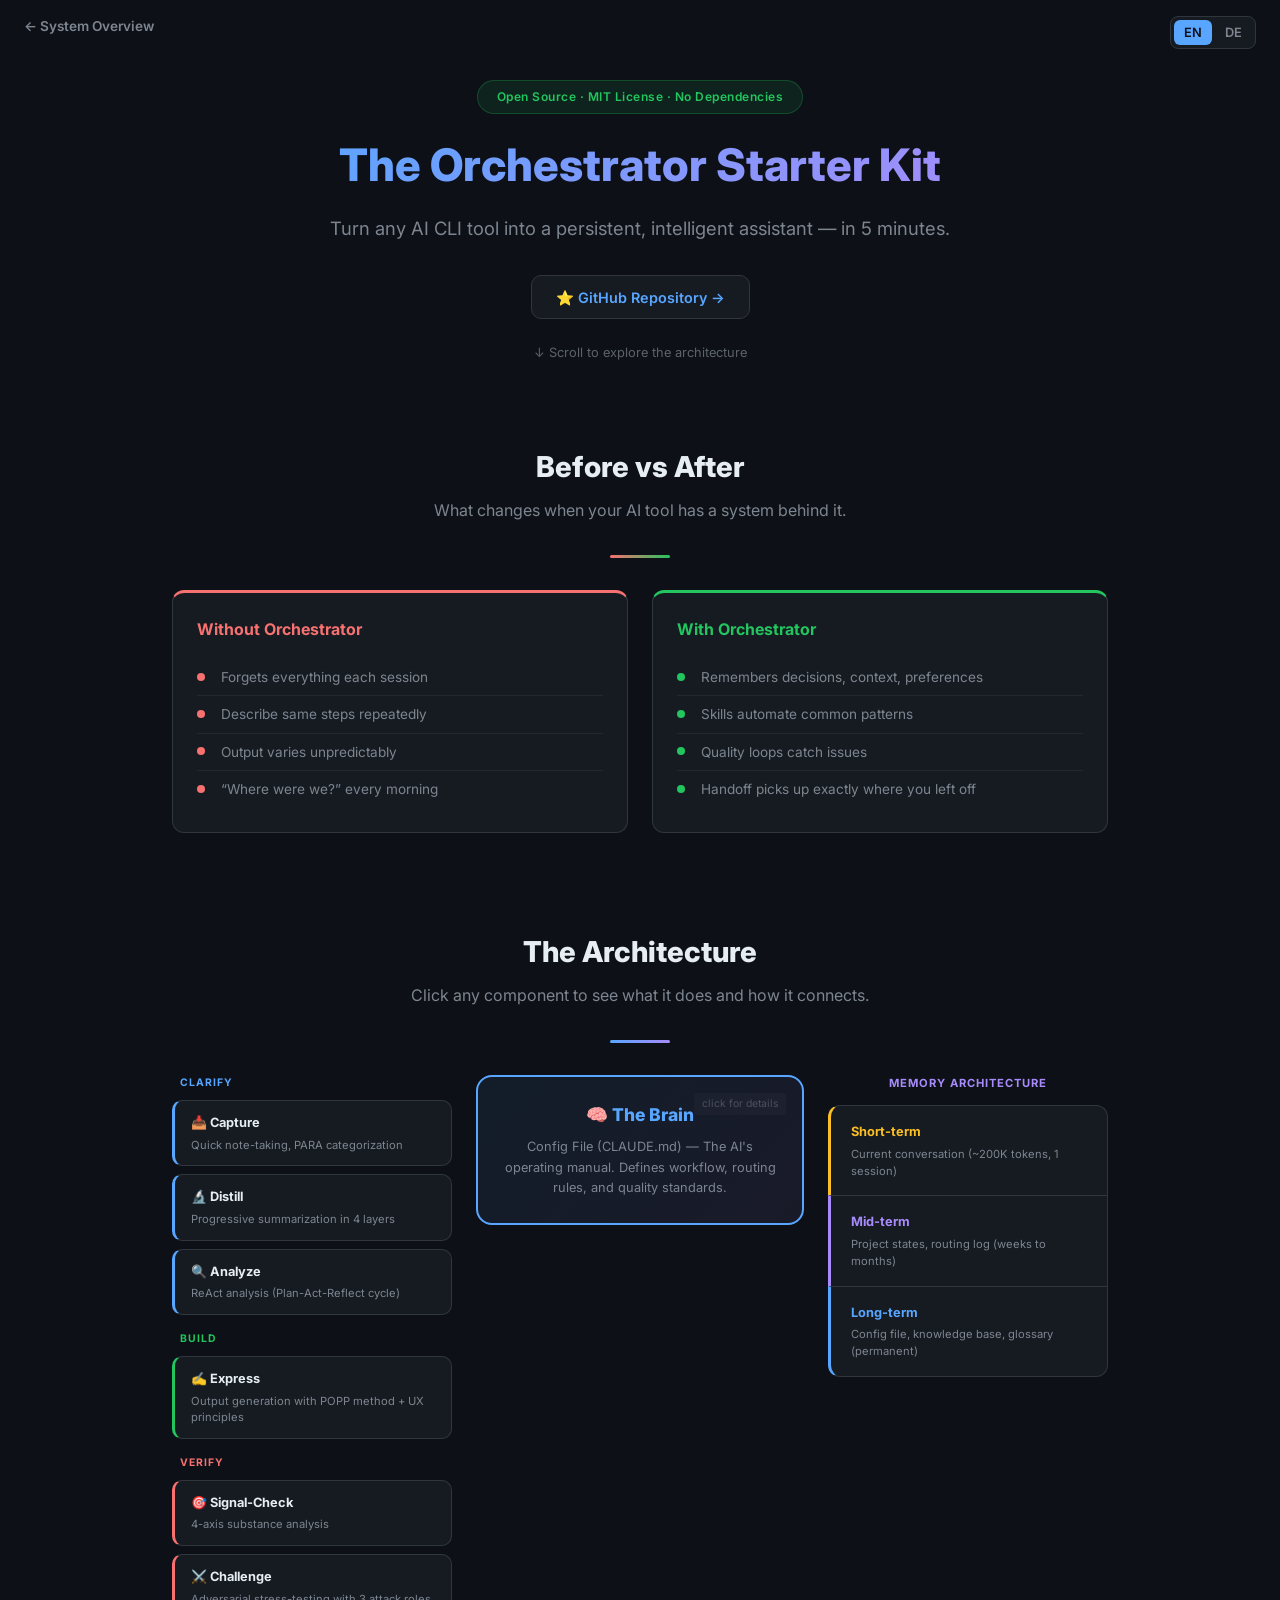
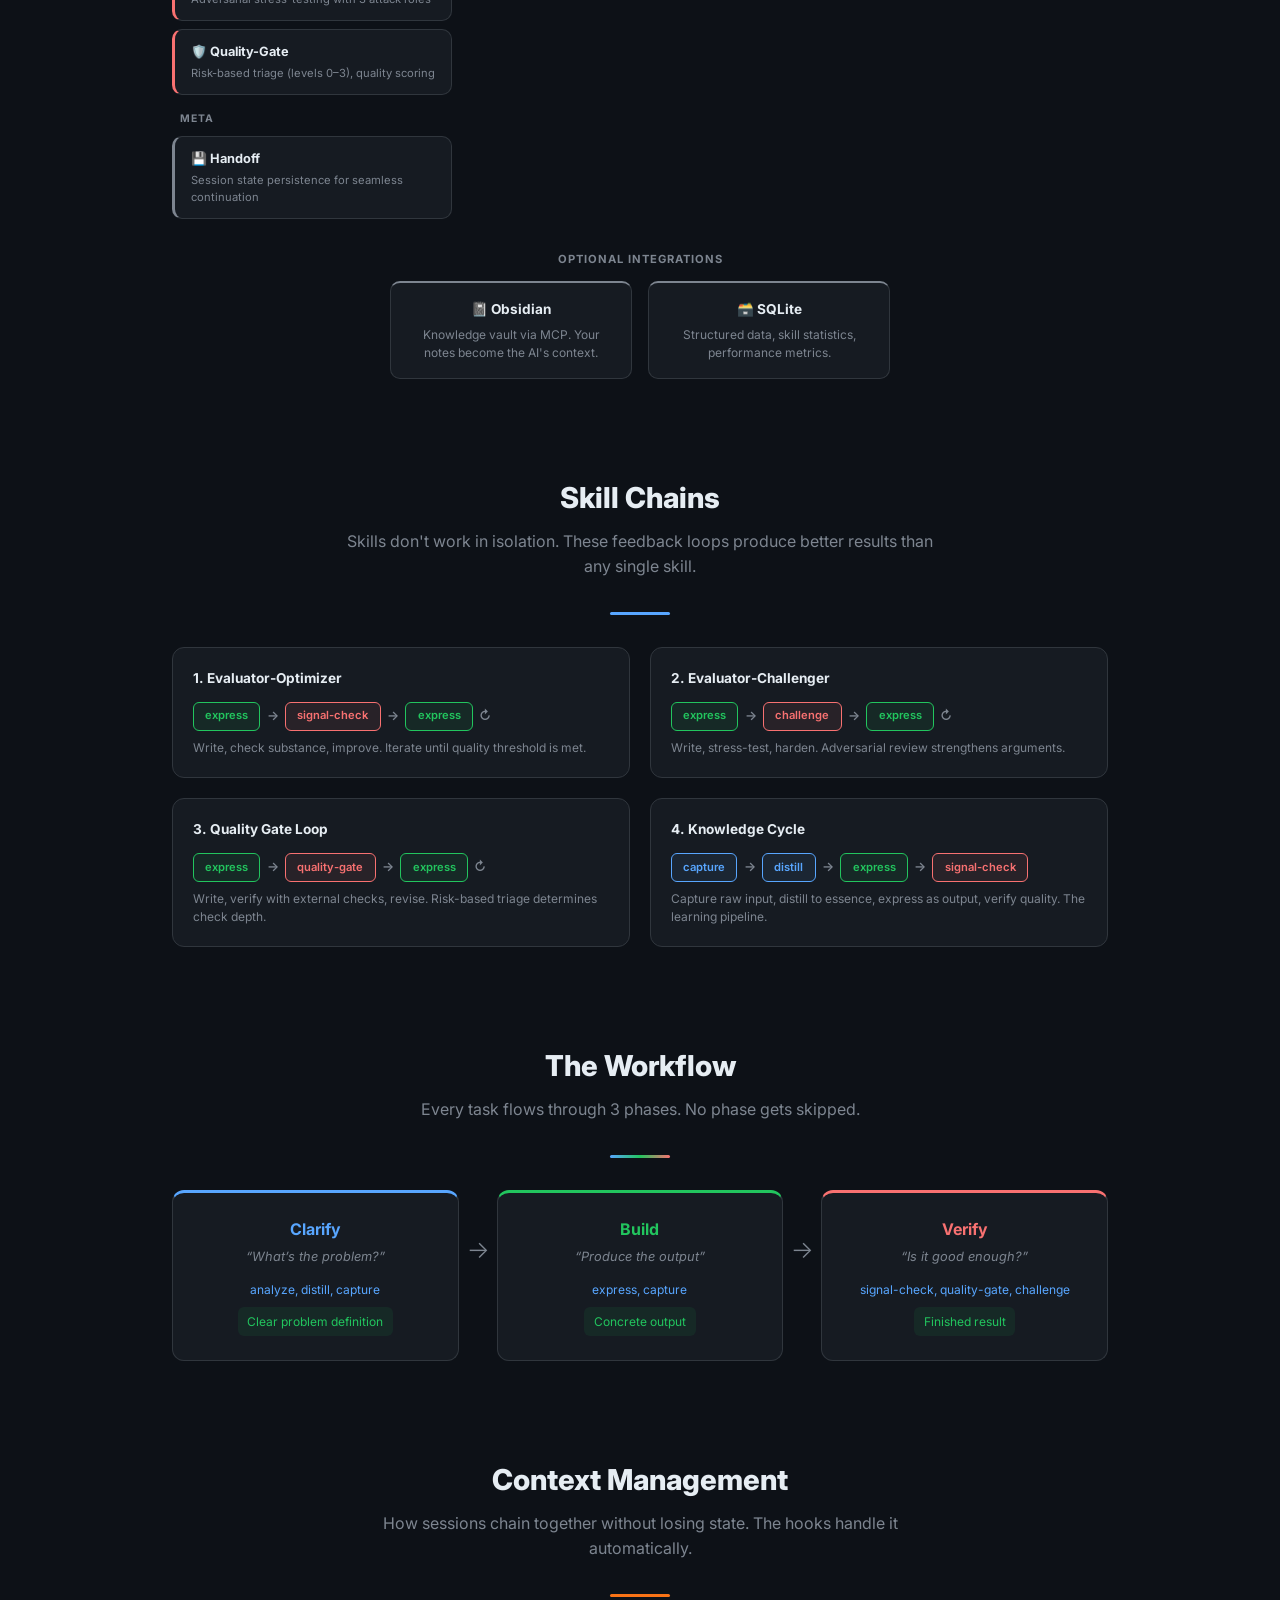
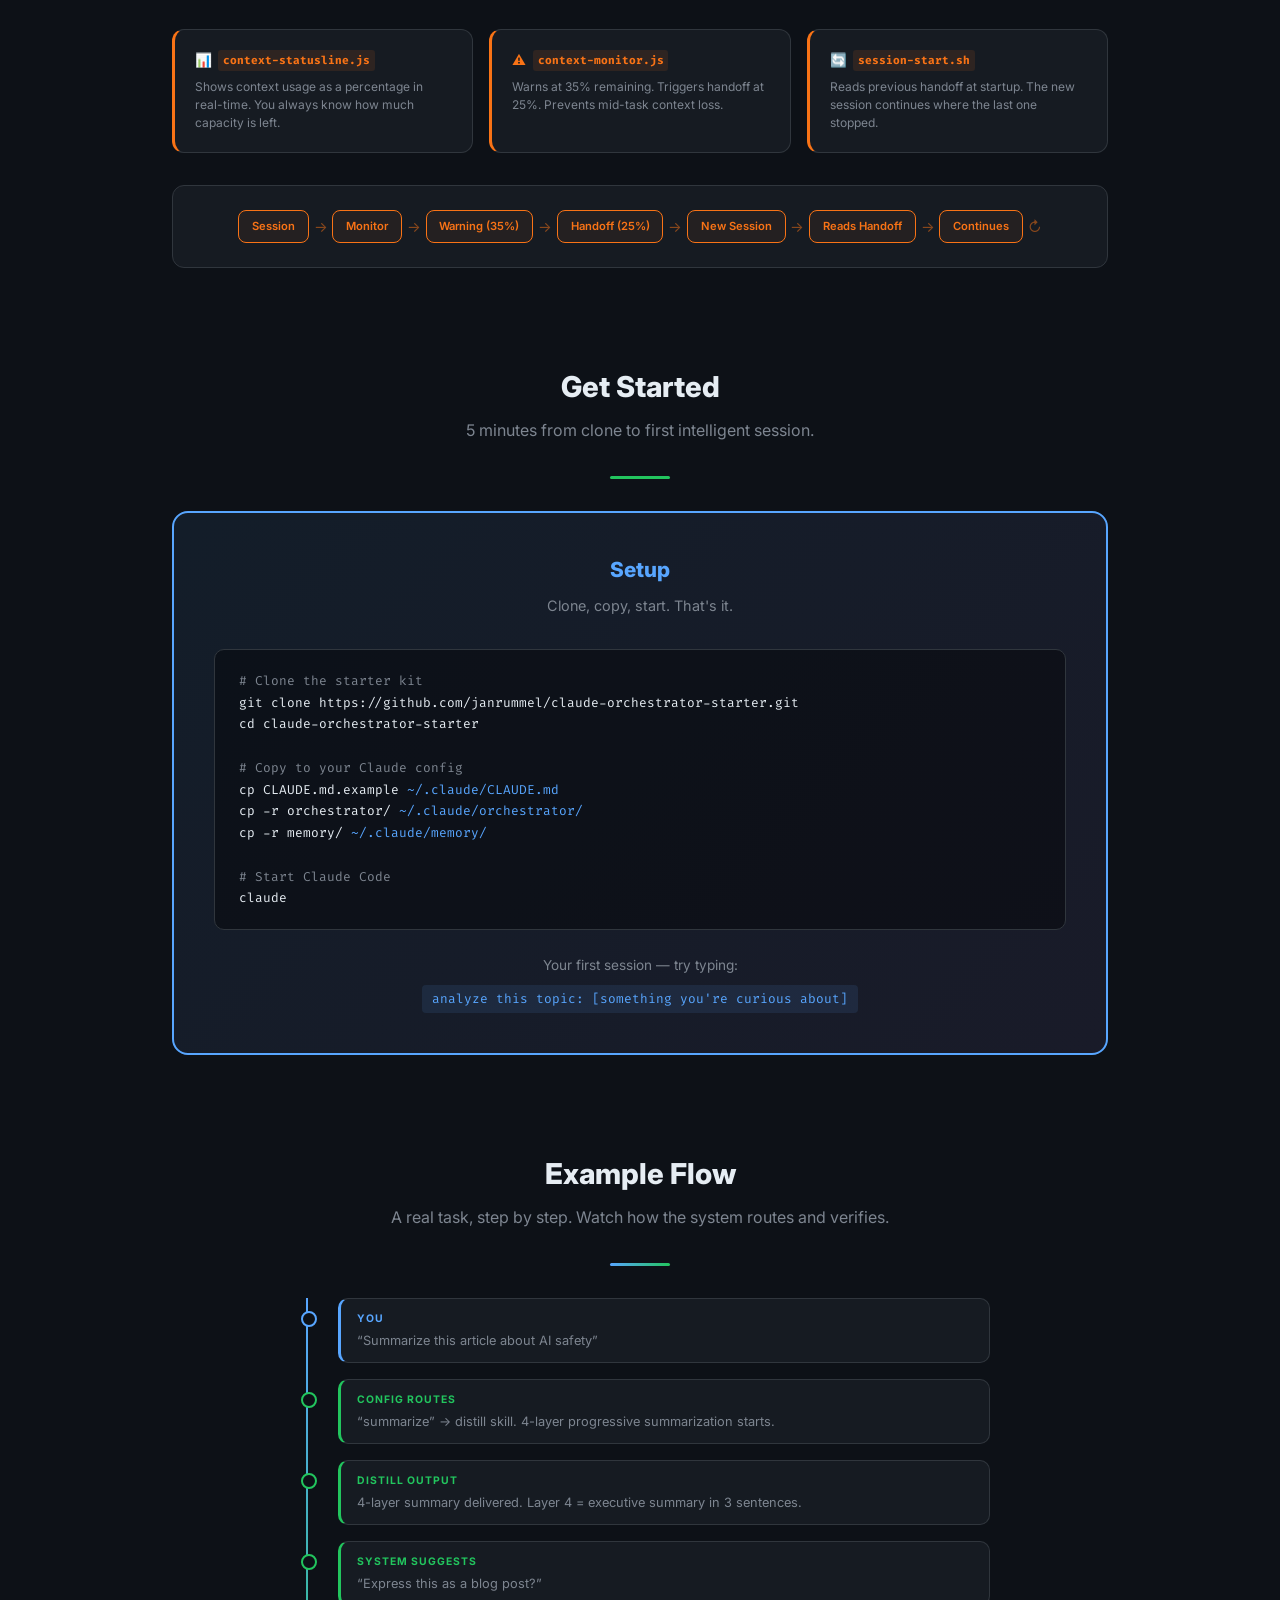
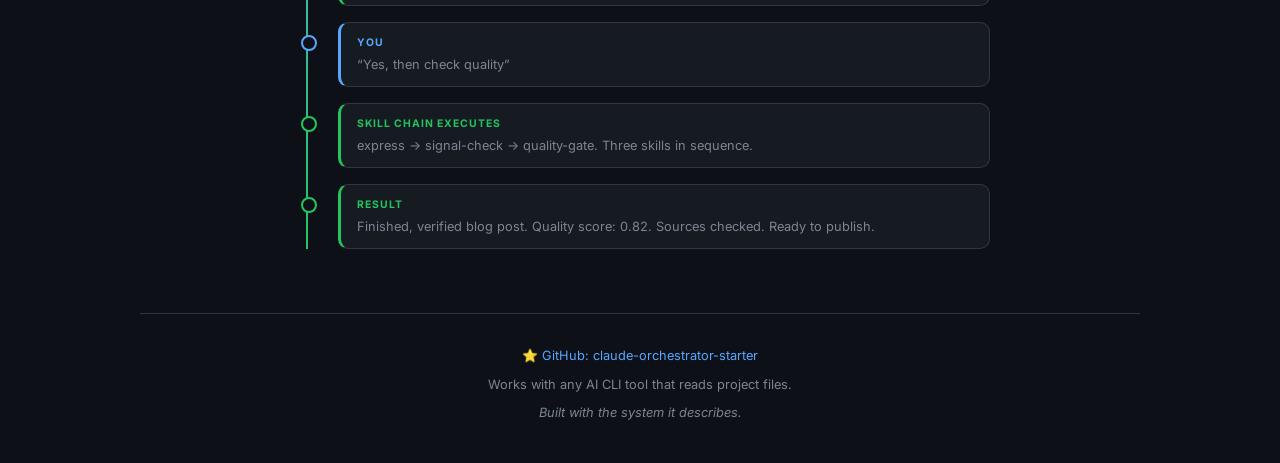
<file: system/starter/index.html>
<!DOCTYPE html>
<html lang="en">
<head>
<meta charset="UTF-8">
<meta name="viewport" content="width=device-width, initial-scale=1.0">
<title>The Orchestrator Starter Kit</title>
<meta name="description" content="Turn any AI CLI tool into a persistent, intelligent assistant. Interactive visual guide to the Claude Orchestrator Starter Kit.">
<style>
  @import url('https://fonts.googleapis.com/css2?family=Inter:wght@400;500;600;700;800&family=Fira+Code:wght@400;500&display=swap');

  /* Language Switcher */
  .lang-switch {
    position: fixed; top: 1rem; right: 1.5rem; z-index: 100;
    display: flex; gap: 0.25rem; background: var(--surface); border: 1px solid var(--border);
    border-radius: 8px; padding: 0.2rem;
  }
  .lang-btn {
    padding: 0.3rem 0.6rem; border-radius: 6px; border: none;
    background: transparent; color: var(--muted); cursor: pointer;
    font-size: 0.8rem; font-weight: 600; transition: all 0.2s;
    font-family: 'Inter', -apple-system, sans-serif;
  }
  .lang-btn.active { background: var(--accent); color: var(--bg); }
  .lang-btn:hover:not(.active) { color: var(--text); }

  /* Language toggle */
  [lang="de"] .en, [lang="en"] .de { display: none; }

  :root {
    --bg: #0d1117; --surface: #161b22; --border: #30363d;
    --text: #e6edf3; --muted: #7d8590; --accent: #58a6ff;
    --amber: #fbbf24; --green: #22c55e; --red: #f87171; --purple: #a78bfa;
    --orange: #f97316;
    --surface-hover: #1c2333;
    --blue: #58a6ff;
  }

  * { margin: 0; padding: 0; box-sizing: border-box; }
  html { scroll-behavior: smooth; }

  body {
    font-family: 'Inter', -apple-system, sans-serif;
    background: var(--bg); color: var(--text);
    min-height: 100vh;
    line-height: 1.6;
  }

  /* =========== HERO =========== */
  .hero {
    text-align: center;
    padding: 5rem 2rem 2rem;
    max-width: 800px;
    margin: 0 auto;
  }
  .hero h1 {
    font-size: 2.8rem; font-weight: 800;
    background: linear-gradient(135deg, var(--accent), var(--purple));
    -webkit-background-clip: text; -webkit-text-fill-color: transparent;
    background-clip: text;
    margin-bottom: 0.75rem;
  }
  .hero .subtitle {
    color: var(--muted); font-size: 1.15rem;
    margin-bottom: 1.5rem;
  }
  .hero-badge {
    display: inline-block;
    font-size: 0.75rem; font-weight: 600;
    color: var(--green); letter-spacing: 0.5px;
    background: rgba(34,197,94,0.1);
    border: 1px solid rgba(34,197,94,0.25);
    border-radius: 20px;
    padding: 0.4rem 1.2rem;
    margin-bottom: 1rem;
  }
  .hero-github {
    display: inline-block;
    padding: 0.6rem 1.5rem;
    background: var(--surface);
    border: 1px solid var(--border);
    border-radius: 10px;
    color: var(--accent);
    text-decoration: none;
    font-size: 0.9rem; font-weight: 600;
    transition: all 0.3s;
    margin-top: 0.5rem;
  }
  .hero-github:hover {
    border-color: var(--accent);
    background: var(--surface-hover);
    transform: translateY(-2px);
  }
  .scroll-hint {
    color: var(--muted); font-size: 0.8rem;
    margin-top: 1.5rem; opacity: 0.7;
    animation: pulse 2s ease-in-out infinite;
  }
  @keyframes pulse {
    0%, 100% { opacity: 0.5; }
    50% { opacity: 1; }
  }

  /* =========== SECTIONS =========== */
  section {
    max-width: 1000px;
    margin: 0 auto;
    padding: 3rem 2rem;
  }
  .section-header {
    text-align: center;
    margin-bottom: 2rem;
  }
  .section-header h2 {
    font-size: 1.8rem; font-weight: 800;
    margin-bottom: 0.5rem;
  }
  .section-header .section-sub {
    color: var(--muted); font-size: 1rem;
    max-width: 600px; margin: 0 auto;
  }
  .section-divider {
    width: 60px; height: 3px;
    margin: 0 auto 2rem;
    border-radius: 2px;
  }

  /* =========== CLICKABLE BOX =========== */
  .box {
    background: var(--surface);
    border: 1px solid var(--border);
    border-radius: 12px;
    padding: 1.25rem;
    cursor: pointer;
    transition: all 0.3s;
    position: relative;
  }
  .box:hover {
    border-color: var(--accent);
    transform: translateY(-2px);
    background: var(--surface-hover);
  }
  .box h4 {
    font-size: 0.9rem; font-weight: 700;
    margin-bottom: 0.4rem;
    display: flex; align-items: center; gap: 0.5rem;
  }
  .box .summary {
    font-size: 0.8rem; color: var(--muted); line-height: 1.6;
  }
  .box .click-hint {
    position: absolute; top: 1rem; right: 1rem;
    font-size: 0.65rem; color: var(--muted);
    background: rgba(255,255,255,0.05);
    padding: 0.15rem 0.5rem; border-radius: 4px;
    opacity: 0.5; transition: opacity 0.3s;
  }
  .box:hover .click-hint { opacity: 1; }

  .box .detail-panel {
    display: none;
    margin-top: 1rem;
    padding-top: 1rem;
    border-top: 1px solid var(--border);
  }
  .box .detail-panel.open { display: block; }
  .box .detail-label {
    font-size: 0.7rem; font-weight: 700;
    text-transform: uppercase; letter-spacing: 1px;
    color: var(--accent); margin-bottom: 0.5rem;
  }
  .box .detail-text {
    font-size: 0.8rem; color: var(--muted); line-height: 1.7;
  }

  /* =========== BEFORE/AFTER =========== */
  .compare-grid {
    display: grid;
    grid-template-columns: 1fr 1fr;
    gap: 1.5rem;
  }
  .compare-col {
    background: var(--surface);
    border: 1px solid var(--border);
    border-radius: 12px;
    padding: 1.5rem;
  }
  .compare-col h3 {
    font-size: 1rem; font-weight: 700;
    margin-bottom: 1rem;
    display: flex; align-items: center; gap: 0.5rem;
  }
  .compare-col.col-without { border-top: 3px solid var(--red); }
  .compare-col.col-without h3 { color: var(--red); }
  .compare-col.col-with { border-top: 3px solid var(--green); }
  .compare-col.col-with h3 { color: var(--green); }
  .compare-col ul { list-style: none; padding: 0; }
  .compare-col ul li {
    font-size: 0.85rem; color: var(--muted);
    padding: 0.5rem 0; padding-left: 1.5rem;
    position: relative; line-height: 1.5;
    border-bottom: 1px solid rgba(48,54,61,0.5);
  }
  .compare-col ul li:last-child { border-bottom: none; }
  .compare-col ul li::before {
    content: '';
    position: absolute; left: 0; top: 0.85rem;
    width: 8px; height: 8px; border-radius: 50%;
  }
  .col-without ul li::before { background: var(--red); }
  .col-with ul li::before { background: var(--green); }

  /* =========== ARCHITECTURE MAP =========== */
  .arch-layout {
    display: grid;
    grid-template-columns: 280px 1fr 280px;
    grid-template-rows: auto auto;
    gap: 1.5rem;
    align-items: start;
  }
  .arch-center {
    grid-column: 2; grid-row: 1;
  }
  .arch-left {
    grid-column: 1; grid-row: 1;
  }
  .arch-right {
    grid-column: 3; grid-row: 1;
  }
  .arch-bottom {
    grid-column: 1 / -1; grid-row: 2;
  }

  /* Brain box */
  .brain-box {
    background: linear-gradient(135deg, rgba(88,166,255,0.08), rgba(167,139,250,0.08));
    border: 2px solid var(--accent);
    border-radius: 16px;
    padding: 1.5rem;
    text-align: center;
    cursor: pointer;
    transition: all 0.3s;
    position: relative;
  }
  .brain-box:hover {
    border-color: var(--purple);
    transform: translateY(-2px);
  }
  .brain-box h3 {
    font-size: 1.1rem; font-weight: 800;
    color: var(--accent); margin-bottom: 0.5rem;
  }
  .brain-box .summary {
    font-size: 0.8rem; color: var(--muted); line-height: 1.6;
  }
  .brain-box .click-hint {
    position: absolute; top: 1rem; right: 1rem;
    font-size: 0.65rem; color: var(--muted);
    background: rgba(255,255,255,0.05);
    padding: 0.15rem 0.5rem; border-radius: 4px;
    opacity: 0.5; transition: opacity 0.3s;
  }
  .brain-box:hover .click-hint { opacity: 1; }
  .brain-box .detail-panel {
    display: none;
    margin-top: 1rem;
    padding-top: 1rem;
    border-top: 1px solid var(--border);
    text-align: left;
  }
  .brain-box .detail-panel.open { display: block; }
  .brain-box .detail-label {
    font-size: 0.7rem; font-weight: 700;
    text-transform: uppercase; letter-spacing: 1px;
    color: var(--accent); margin-bottom: 0.5rem;
  }
  .brain-box .detail-text {
    font-size: 0.8rem; color: var(--muted); line-height: 1.7;
  }

  /* Skill column */
  .skill-group { margin-bottom: 1rem; }
  .skill-group:last-child { margin-bottom: 0; }
  .skill-group-label {
    font-size: 0.65rem; font-weight: 700;
    text-transform: uppercase; letter-spacing: 1px;
    margin-bottom: 0.5rem; padding-left: 0.5rem;
  }
  .skill-group-label.phase-clarify { color: var(--blue); }
  .skill-group-label.phase-build { color: var(--green); }
  .skill-group-label.phase-verify { color: var(--red); }
  .skill-group-label.phase-meta { color: var(--muted); }

  .skill-box {
    background: var(--surface);
    border: 1px solid var(--border);
    border-radius: 10px;
    padding: 0.75rem 1rem;
    margin-bottom: 0.5rem;
    cursor: pointer;
    transition: all 0.3s;
    position: relative;
  }
  .skill-box:hover {
    border-color: var(--accent);
    background: var(--surface-hover);
    transform: translateX(3px);
  }
  .skill-box.border-clarify { border-left: 3px solid var(--blue); }
  .skill-box.border-build { border-left: 3px solid var(--green); }
  .skill-box.border-verify { border-left: 3px solid var(--red); }
  .skill-box.border-meta { border-left: 3px solid var(--muted); }

  .skill-box h5 {
    font-size: 0.8rem; font-weight: 700;
    margin-bottom: 0.2rem;
    display: flex; align-items: center; gap: 0.4rem;
  }
  .skill-box .skill-desc {
    font-size: 0.7rem; color: var(--muted); line-height: 1.5;
  }
  .skill-box .skill-detail {
    display: none;
    margin-top: 0.5rem;
    padding-top: 0.5rem;
    border-top: 1px solid var(--border);
    font-size: 0.7rem; color: var(--muted); line-height: 1.6;
  }
  .skill-box .skill-detail.open { display: block; }

  /* Memory layers */
  .memory-stack { display: flex; flex-direction: column; gap: 0; }
  .memory-layer {
    background: var(--surface);
    border: 1px solid var(--border);
    padding: 1rem 1.25rem;
    cursor: pointer;
    transition: all 0.3s;
    position: relative;
  }
  .memory-layer:first-child { border-radius: 12px 12px 0 0; }
  .memory-layer:last-child { border-radius: 0 0 12px 12px; }
  .memory-layer:not(:last-child) { border-bottom: none; }
  .memory-layer:hover {
    background: var(--surface-hover);
    z-index: 1;
  }
  .memory-layer h5 {
    font-size: 0.8rem; font-weight: 700;
    margin-bottom: 0.2rem;
  }
  .memory-layer .mem-desc {
    font-size: 0.7rem; color: var(--muted); line-height: 1.5;
  }
  .memory-layer .mem-detail {
    display: none;
    margin-top: 0.5rem;
    padding-top: 0.5rem;
    border-top: 1px solid var(--border);
    font-size: 0.7rem; color: var(--muted); line-height: 1.6;
  }
  .memory-layer .mem-detail.open { display: block; }
  .memory-layer.layer-short { border-left: 3px solid var(--amber); }
  .memory-layer.layer-mid { border-left: 3px solid var(--purple); }
  .memory-layer.layer-long { border-left: 3px solid var(--accent); }
  .memory-layer.layer-short h5 { color: var(--amber); }
  .memory-layer.layer-mid h5 { color: var(--purple); }
  .memory-layer.layer-long h5 { color: var(--accent); }

  .memory-stack-label {
    font-size: 0.7rem; font-weight: 700;
    text-transform: uppercase; letter-spacing: 1px;
    color: var(--purple); margin-bottom: 0.75rem;
    text-align: center;
  }

  /* Integration boxes */
  .integration-grid {
    display: grid;
    grid-template-columns: 1fr 1fr;
    gap: 1rem;
    max-width: 500px;
    margin: 0 auto;
  }
  .integration-box {
    background: var(--surface);
    border: 1px solid var(--border);
    border-radius: 10px;
    padding: 1rem 1.25rem;
    text-align: center;
    border-top: 2px solid var(--muted);
  }
  .integration-box h5 {
    font-size: 0.85rem; font-weight: 700;
    margin-bottom: 0.3rem;
  }
  .integration-box p {
    font-size: 0.75rem; color: var(--muted); line-height: 1.5;
  }
  .integration-label {
    font-size: 0.7rem; font-weight: 700;
    text-transform: uppercase; letter-spacing: 1px;
    color: var(--muted); margin-bottom: 0.75rem;
    text-align: center;
  }

  /* =========== SKILL CHAINS =========== */
  .chains-grid {
    display: grid;
    grid-template-columns: 1fr 1fr;
    gap: 1.25rem;
  }
  .chain-card {
    background: var(--surface);
    border: 1px solid var(--border);
    border-radius: 12px;
    padding: 1.25rem;
  }
  .chain-card h4 {
    font-size: 0.85rem; font-weight: 700;
    margin-bottom: 0.75rem;
    color: var(--text);
  }
  .chain-flow {
    display: flex;
    align-items: center;
    gap: 0.4rem;
    flex-wrap: wrap;
  }
  .chain-node {
    font-size: 0.7rem; font-weight: 600;
    padding: 0.3rem 0.7rem;
    border-radius: 6px;
    border: 1px solid;
    white-space: nowrap;
  }
  .chain-node.node-clarify { border-color: var(--blue); color: var(--blue); background: rgba(88,166,255,0.08); }
  .chain-node.node-build { border-color: var(--green); color: var(--green); background: rgba(34,197,94,0.08); }
  .chain-node.node-verify { border-color: var(--red); color: var(--red); background: rgba(248,113,113,0.08); }
  .chain-arrow {
    color: var(--muted); font-size: 0.8rem; font-weight: 600;
  }
  .chain-desc {
    font-size: 0.75rem; color: var(--muted); margin-top: 0.5rem; line-height: 1.5;
  }

  /* =========== WORKFLOW PHASES =========== */
  .workflow-flow {
    display: grid;
    grid-template-columns: 1fr auto 1fr auto 1fr;
    gap: 0;
    align-items: start;
  }
  .workflow-phase {
    background: var(--surface);
    border: 1px solid var(--border);
    border-radius: 12px;
    padding: 1.5rem;
    text-align: center;
  }
  .workflow-phase h4 {
    font-size: 1rem; font-weight: 700;
    margin-bottom: 0.3rem;
  }
  .workflow-phase .phase-question {
    font-size: 0.8rem; color: var(--muted); font-style: italic;
    margin-bottom: 0.75rem;
  }
  .workflow-phase .phase-skills {
    font-size: 0.75rem; color: var(--accent);
    margin-bottom: 0.5rem;
  }
  .workflow-phase .phase-result {
    font-size: 0.75rem; color: var(--green);
    background: rgba(34,197,94,0.08);
    border-radius: 6px;
    padding: 0.3rem 0.6rem;
    display: inline-block;
  }
  .workflow-phase.phase-clarify { border-top: 3px solid var(--blue); }
  .workflow-phase.phase-clarify h4 { color: var(--blue); }
  .workflow-phase.phase-build { border-top: 3px solid var(--green); }
  .workflow-phase.phase-build h4 { color: var(--green); }
  .workflow-phase.phase-verify { border-top: 3px solid var(--red); }
  .workflow-phase.phase-verify h4 { color: var(--red); }

  .phase-arrow {
    display: flex; align-items: center; justify-content: center;
    color: var(--muted); font-size: 1.5rem; font-weight: 300;
    padding: 0 0.5rem;
    min-height: 120px;
  }

  /* =========== CONTEXT MANAGEMENT =========== */
  .context-flow {
    display: flex;
    align-items: center;
    justify-content: center;
    gap: 0;
    flex-wrap: wrap;
    max-width: 900px;
    margin: 0 auto;
  }
  .context-node {
    background: var(--surface);
    border: 1px solid var(--border);
    border-radius: 10px;
    padding: 0.75rem 1rem;
    text-align: center;
    min-width: 120px;
    border-top: 2px solid var(--orange);
  }
  .context-node h5 {
    font-size: 0.75rem; font-weight: 700;
    color: var(--orange); margin-bottom: 0.2rem;
  }
  .context-node p {
    font-size: 0.65rem; color: var(--muted); line-height: 1.4;
  }
  .context-arrow {
    color: var(--orange); font-size: 1.2rem; padding: 0 0.3rem;
    opacity: 0.6;
  }

  .context-visual {
    display: grid;
    grid-template-columns: repeat(3, 1fr);
    gap: 1rem;
    margin-bottom: 2rem;
  }
  .context-card {
    background: var(--surface);
    border: 1px solid var(--border);
    border-radius: 12px;
    padding: 1.25rem;
    border-left: 3px solid var(--orange);
  }
  .context-card h4 {
    font-size: 0.85rem; font-weight: 700;
    color: var(--orange); margin-bottom: 0.4rem;
    display: flex; align-items: center; gap: 0.4rem;
  }
  .context-card p {
    font-size: 0.75rem; color: var(--muted); line-height: 1.5;
  }
  .context-card code {
    display: inline;
    font-family: 'Fira Code', 'SF Mono', monospace;
    font-size: 0.7rem;
    color: var(--orange);
    background: rgba(249,115,22,0.1);
    padding: 0.1rem 0.3rem;
    border-radius: 3px;
  }

  .context-cycle {
    display: flex;
    align-items: center;
    justify-content: center;
    gap: 0.3rem;
    flex-wrap: wrap;
    padding: 1.5rem;
    background: var(--surface);
    border: 1px solid var(--border);
    border-radius: 12px;
  }
  .cycle-node {
    font-size: 0.7rem; font-weight: 600;
    padding: 0.4rem 0.8rem;
    border-radius: 8px;
    border: 1px solid var(--orange);
    color: var(--orange);
    background: rgba(249,115,22,0.06);
    white-space: nowrap;
  }
  .cycle-arrow {
    color: var(--orange); font-size: 0.9rem; opacity: 0.5;
  }

  /* =========== CODE BLOCKS =========== */
  .code-block {
    background: rgba(0,0,0,0.4);
    border: 1px solid var(--border);
    border-radius: 10px;
    padding: 1.25rem 1.5rem;
    font-family: 'Fira Code', 'SF Mono', monospace;
    font-size: 0.8rem;
    line-height: 1.7;
    color: var(--green);
    overflow-x: auto;
    margin: 1rem 0;
  }
  .code-block .comment { color: var(--muted); }
  .code-block .cmd { color: var(--text); }
  .code-block .highlight { color: var(--accent); }

  /* =========== GET STARTED =========== */
  .start-callout {
    background: linear-gradient(135deg, rgba(88,166,255,0.08), rgba(167,139,250,0.08));
    border: 2px solid var(--accent);
    border-radius: 16px;
    padding: 2.5rem;
  }
  .start-callout h3 {
    font-size: 1.3rem; font-weight: 800;
    color: var(--accent); margin-bottom: 0.5rem;
    text-align: center;
  }
  .start-callout .start-sub {
    color: var(--muted); font-size: 0.9rem;
    margin-bottom: 2rem;
    text-align: center;
  }
  .start-try {
    text-align: center;
    margin-top: 1.5rem;
    font-size: 0.85rem;
    color: var(--muted);
    line-height: 1.7;
  }
  .start-try code {
    display: inline-block;
    font-family: 'Fira Code', 'SF Mono', monospace;
    font-size: 0.8rem;
    color: var(--accent);
    background: rgba(88,166,255,0.1);
    padding: 0.2rem 0.6rem;
    border-radius: 4px;
    margin-top: 0.5rem;
  }

  /* =========== EXAMPLE FLOW =========== */
  .example-timeline {
    position: relative;
    padding-left: 3rem;
    max-width: 700px;
    margin: 0 auto;
  }
  .example-timeline::before {
    content: '';
    position: absolute; left: 1rem; top: 0; bottom: 0;
    width: 2px; background: linear-gradient(to bottom, var(--accent), var(--green));
  }
  .example-step {
    position: relative;
    margin-bottom: 1rem;
    padding: 0.75rem 1rem;
    background: var(--surface);
    border: 1px solid var(--border);
    border-radius: 10px;
    transition: border-color 0.3s;
  }
  .example-step:hover { border-color: var(--accent); }
  .example-step .step-dot {
    position: absolute;
    left: -2.5rem; top: 0.75rem;
    width: 16px; height: 16px;
    border-radius: 50%;
    border: 2px solid var(--accent);
    background: var(--bg);
  }
  .example-step.step-user { border-left: 3px solid var(--accent); }
  .example-step.step-system { border-left: 3px solid var(--green); }
  .example-step.step-system .step-dot { border-color: var(--green); }

  .step-label {
    font-size: 0.65rem; font-weight: 700;
    text-transform: uppercase; letter-spacing: 1px;
    margin-bottom: 0.2rem;
  }
  .step-label.label-user { color: var(--accent); }
  .step-label.label-system { color: var(--green); }
  .example-step p {
    font-size: 0.8rem; color: var(--muted); line-height: 1.5;
  }

  /* =========== FOOTER =========== */
  .footer {
    text-align: center; padding: 2rem;
    font-size: 0.8rem; color: var(--muted);
    border-top: 1px solid var(--border);
    max-width: 1000px;
    margin: 0 auto;
  }
  .footer a { color: var(--accent); text-decoration: none; }
  .footer a:hover { text-decoration: underline; }
  .footer p { margin-bottom: 0.5rem; }

  /* =========== RESPONSIVE =========== */
  @media (max-width: 900px) {
    .hero h1 { font-size: 2rem; }
    .arch-layout {
      grid-template-columns: 1fr;
      grid-template-rows: auto;
    }
    .arch-center { grid-column: 1; grid-row: 1; }
    .arch-left { grid-column: 1; grid-row: 2; }
    .arch-right { grid-column: 1; grid-row: 3; }
    .arch-bottom { grid-column: 1; grid-row: 4; }
    .compare-grid { grid-template-columns: 1fr; }
    .chains-grid { grid-template-columns: 1fr; }
    .workflow-flow {
      grid-template-columns: 1fr;
      gap: 0;
    }
    .phase-arrow { min-height: auto; transform: rotate(90deg); padding: 0.5rem; }
    .context-visual { grid-template-columns: 1fr; }
    .lang-switch { top: 0.75rem; right: 1rem; }
    .lang-btn { padding: 0.4rem 0.7rem; font-size: 0.85rem; }
  }
  @media (max-width: 600px) {
    .hero { padding: 3rem 1rem 1.5rem; }
    section { padding: 2rem 1rem; }
    .hero h1 { font-size: 1.6rem; }
    .integration-grid { grid-template-columns: 1fr; }
  }
</style>
</head>
<body>

<!-- Back link -->
<a href="../" style="position:fixed;top:1rem;left:1.5rem;z-index:100;color:var(--muted);text-decoration:none;font-size:0.85rem;font-weight:600;font-family:'Inter',-apple-system,sans-serif;">
  <span class="en">&larr; System Overview</span>
  <span class="de">&larr; System-&Uuml;bersicht</span>
</a>

<!-- Language Switcher -->
<div class="lang-switch">
  <button class="lang-btn active" onclick="setLang('en')" id="btn-en">EN</button>
  <button class="lang-btn" onclick="setLang('de')" id="btn-de">DE</button>
</div>

<!-- ==================== HERO ==================== -->
<div class="hero">
  <div class="hero-badge">Open Source &middot; MIT License &middot; No Dependencies</div>
  <h1>
    <span class="en">The Orchestrator Starter Kit</span>
    <span class="de">Das Orchestrator Starter Kit</span>
  </h1>
  <p class="subtitle">
    <span class="en">Turn any AI CLI tool into a persistent, intelligent assistant &mdash; in 5 minutes.</span>
    <span class="de">Verwandle jedes AI CLI Tool in einen persistenten, intelligenten Assistenten &mdash; in 5 Minuten.</span>
  </p>
  <a href="https://github.com/janrummel/claude-orchestrator-starter" class="hero-github" target="_blank" rel="noopener">
    &#x2B50; GitHub Repository &rarr;
  </a>
  <p class="scroll-hint">
    <span class="en">&darr; Scroll to explore the architecture</span>
    <span class="de">&darr; Scrollen um die Architektur zu erkunden</span>
  </p>
</div>

<!-- ==================== BEFORE vs AFTER ==================== -->
<section>
  <div class="section-header">
    <h2>
      <span class="en">Before vs After</span>
      <span class="de">Vorher vs Nachher</span>
    </h2>
    <p class="section-sub">
      <span class="en">What changes when your AI tool has a system behind it.</span>
      <span class="de">Was sich &auml;ndert wenn dein AI Tool ein System dahinter hat.</span>
    </p>
  </div>
  <div class="section-divider" style="background: linear-gradient(90deg, var(--red), var(--green));"></div>

  <div class="compare-grid">
    <div class="compare-col col-without">
      <h3>
        <span class="en">Without Orchestrator</span>
        <span class="de">Ohne Orchestrator</span>
      </h3>
      <ul>
        <li><span class="en">Forgets everything each session</span><span class="de">Vergisst alles nach jeder Session</span></li>
        <li><span class="en">Describe same steps repeatedly</span><span class="de">Gleiche Schritte immer wieder beschreiben</span></li>
        <li><span class="en">Output varies unpredictably</span><span class="de">Ergebnisse variieren unvorhersehbar</span></li>
        <li><span class="en">&ldquo;Where were we?&rdquo; every morning</span><span class="de">&bdquo;Wo waren wir?&ldquo; jeden Morgen</span></li>
      </ul>
    </div>
    <div class="compare-col col-with">
      <h3>
        <span class="en">With Orchestrator</span>
        <span class="de">Mit Orchestrator</span>
      </h3>
      <ul>
        <li><span class="en">Remembers decisions, context, preferences</span><span class="de">Merkt sich Entscheidungen, Kontext, Pr&auml;ferenzen</span></li>
        <li><span class="en">Skills automate common patterns</span><span class="de">Skills automatisieren g&auml;ngige Muster</span></li>
        <li><span class="en">Quality loops catch issues</span><span class="de">Qualit&auml;tsschleifen fangen Probleme ab</span></li>
        <li><span class="en">Handoff picks up exactly where you left off</span><span class="de">Handoff macht genau dort weiter wo du aufgeh&ouml;rt hast</span></li>
      </ul>
    </div>
  </div>
</section>

<!-- ==================== THE ARCHITECTURE ==================== -->
<section>
  <div class="section-header">
    <h2>
      <span class="en">The Architecture</span>
      <span class="de">Die Architektur</span>
    </h2>
    <p class="section-sub">
      <span class="en">Click any component to see what it does and how it connects.</span>
      <span class="de">Klick auf eine Komponente um zu sehen was sie tut und wie sie verbunden ist.</span>
    </p>
  </div>
  <div class="section-divider" style="background: linear-gradient(90deg, var(--blue), var(--purple));"></div>

  <div class="arch-layout">

    <!-- LEFT: 8 Skills -->
    <div class="arch-left">
      <!-- Clarify -->
      <div class="skill-group">
        <div class="skill-group-label phase-clarify">
          <span class="en">Clarify</span><span class="de">Kl&auml;ren</span>
        </div>
        <div class="skill-box border-clarify" onclick="toggleSkill(this)">
          <h5>&#x1F4E5; Capture</h5>
          <div class="skill-desc">
            <span class="en">Quick note-taking, PARA categorization</span>
            <span class="de">Schnelle Notizen, PARA-Kategorisierung</span>
          </div>
          <div class="skill-detail">
            <span class="en">Captures ideas and notes into a structured inbox using the PARA method (Projects, Areas, Resources, Archive). Prevents ideas from getting lost during focused work.</span>
            <span class="de">Erfasst Ideen und Notizen in einer strukturierten Inbox nach der PARA-Methode (Projects, Areas, Resources, Archive). Verhindert dass Ideen bei fokussierter Arbeit verloren gehen.</span>
          </div>
        </div>
        <div class="skill-box border-clarify" onclick="toggleSkill(this)">
          <h5>&#x1F52C; Distill</h5>
          <div class="skill-desc">
            <span class="en">Progressive summarization in 4 layers</span>
            <span class="de">Progressive Zusammenfassung in 4 Schichten</span>
          </div>
          <div class="skill-detail">
            <span class="en">Layer 1: Full notes. Layer 2: Bold passages. Layer 3: Highlighted core. Layer 4: Executive summary. Each layer compresses by ~70%.</span>
            <span class="de">Schicht 1: Vollst&auml;ndige Notizen. Schicht 2: Fettgedruckte Passagen. Schicht 3: Markierter Kern. Schicht 4: Executive Summary. Jede Schicht komprimiert um ~70%.</span>
          </div>
        </div>
        <div class="skill-box border-clarify" onclick="toggleSkill(this)">
          <h5>&#x1F50D; Analyze</h5>
          <div class="skill-desc">
            <span class="en">ReAct analysis (Plan-Act-Reflect cycle)</span>
            <span class="de">ReAct-Analyse (Plan-Act-Reflect-Zyklus)</span>
          </div>
          <div class="skill-detail">
            <span class="en">Structured analysis using Plan (what to examine), Act (gather evidence), Reflect (what does it mean). Prevents premature conclusions by enforcing a thinking cycle.</span>
            <span class="de">Strukturierte Analyse mit Plan (was untersuchen), Act (Evidenz sammeln), Reflect (was bedeutet das). Verhindert voreilige Schl&uuml;sse durch einen erzwungenen Denkzyklus.</span>
          </div>
        </div>
      </div>

      <!-- Build -->
      <div class="skill-group">
        <div class="skill-group-label phase-build">
          <span class="en">Build</span><span class="de">Machen</span>
        </div>
        <div class="skill-box border-build" onclick="toggleSkill(this)">
          <h5>&#x270D;&#xFE0F; Express</h5>
          <div class="skill-desc">
            <span class="en">Output generation with POPP method + UX principles</span>
            <span class="de">Output-Generierung mit POPP-Methode + UX-Prinzipien</span>
          </div>
          <div class="skill-detail">
            <span class="en">POPP = Purpose, Outline, Prose, Polish. Generates texts, posts, documents with consistent quality. Applies UX writing principles: clear, concise, useful.</span>
            <span class="de">POPP = Purpose, Outline, Prose, Polish. Generiert Texte, Posts, Dokumente mit konsistenter Qualit&auml;t. Wendet UX-Writing-Prinzipien an: klar, knapp, n&uuml;tzlich.</span>
          </div>
        </div>
      </div>

      <!-- Verify -->
      <div class="skill-group">
        <div class="skill-group-label phase-verify">
          <span class="en">Verify</span><span class="de">Pr&uuml;fen</span>
        </div>
        <div class="skill-box border-verify" onclick="toggleSkill(this)">
          <h5>&#x1F3AF; Signal-Check</h5>
          <div class="skill-desc">
            <span class="en">4-axis substance analysis</span>
            <span class="de">4-Achsen-Substanzanalyse</span>
          </div>
          <div class="skill-detail">
            <span class="en">Checks 4 axes: Meaning (does it say something?), Facts (is it true?), Framing (is the perspective fair?), Context (is anything missing?). Quick check, ~500 tokens.</span>
            <span class="de">Pr&uuml;ft 4 Achsen: Bedeutung (sagt es etwas?), Fakten (stimmt es?), Framing (ist die Perspektive fair?), Kontext (fehlt etwas?). Quick Check, ~500 Tokens.</span>
          </div>
        </div>
        <div class="skill-box border-verify" onclick="toggleSkill(this)">
          <h5>&#x2694;&#xFE0F; Challenge</h5>
          <div class="skill-desc">
            <span class="en">Adversarial stress-testing with 3 attack roles</span>
            <span class="de">Adversarialer Stress-Test mit 3 Angriffsrollen</span>
          </div>
          <div class="skill-detail">
            <span class="en">Three attack roles: Devil's Advocate (logical weaknesses), Domain Expert (technical gaps), Skeptic (unstated assumptions). Hardens outputs before publication.</span>
            <span class="de">Drei Angriffsrollen: Devil's Advocate (logische Schw&auml;chen), Domain Expert (fachliche L&uuml;cken), Skeptiker (unausgesprochene Annahmen). H&auml;rtet Outputs vor Ver&ouml;ffentlichung.</span>
          </div>
        </div>
        <div class="skill-box border-verify" onclick="toggleSkill(this)">
          <h5>&#x1F6E1;&#xFE0F; Quality-Gate</h5>
          <div class="skill-desc">
            <span class="en">Risk-based triage (levels 0&ndash;3), quality scoring</span>
            <span class="de">Risikobasierte Triage (Stufen 0&ndash;3), Quality-Scoring</span>
          </div>
          <div class="skill-detail">
            <span class="en">Level 0: No risk, no check. Level 1: Signal-check + score. Level 2: + external verification. Level 3: Full review + challenge. Automatic escalation based on risk indicators (numbers, claims, causal statements).</span>
            <span class="de">Stufe 0: Kein Risiko, kein Check. Stufe 1: Signal-check + Score. Stufe 2: + externe Verifikation. Stufe 3: Full Review + Challenge. Automatische Eskalation basierend auf Risiko-Indikatoren (Zahlen, Behauptungen, Kausalaussagen).</span>
          </div>
        </div>
      </div>

      <!-- Meta -->
      <div class="skill-group">
        <div class="skill-group-label phase-meta">Meta</div>
        <div class="skill-box border-meta" onclick="toggleSkill(this)">
          <h5>&#x1F4BE; Handoff</h5>
          <div class="skill-desc">
            <span class="en">Session state persistence for seamless continuation</span>
            <span class="de">Session-State-Persistenz f&uuml;r nahtlose Fortsetzung</span>
          </div>
          <div class="skill-detail">
            <span class="en">Saves current session state (open tasks, decisions, context) so the next session picks up exactly where you left off. Triggered automatically at 25% context remaining.</span>
            <span class="de">Speichert aktuellen Session-State (offene Aufgaben, Entscheidungen, Kontext) damit die n&auml;chste Session genau dort weitermacht. Wird automatisch bei 25% verbleibendem Kontext ausgel&ouml;st.</span>
          </div>
        </div>
      </div>
    </div>

    <!-- CENTER: The Brain -->
    <div class="arch-center">
      <div class="brain-box" onclick="toggleDetail(this)">
        <span class="click-hint"><span class="en">click for details</span><span class="de">klick f&uuml;r Details</span></span>
        <h3>&#x1F9E0;
          <span class="en">The Brain</span>
          <span class="de">Das Gehirn</span>
        </h3>
        <p class="summary">
          <span class="en">Config File (CLAUDE.md) &mdash; The AI's operating manual. Defines workflow, routing rules, and quality standards.</span>
          <span class="de">Config-Datei (CLAUDE.md) &mdash; Das Betriebshandbuch der AI. Definiert Workflow, Routing-Regeln und Qualit&auml;tsstandards.</span>
        </p>
        <div class="detail-panel">
          <div class="detail-label"><span class="en">What it contains</span><span class="de">Was sie enth&auml;lt</span></div>
          <p class="detail-text">
            <span class="en"><strong>3-Phase Workflow:</strong> Clarify &rarr; Build &rarr; Verify. No phase gets skipped.<br><br><strong>Cognitive Mode Detection:</strong> Automatically recognizes whether you need research, writing, analysis, or code and routes to the right skills.<br><br><strong>Routing Table:</strong> Maps skill names to phases. The AI knows which tool to use for each task type.<br><br><strong>Quality Principles:</strong> Traceability, source criticism, honesty about uncertainty. Baked into every response.</span>
            <span class="de"><strong>3-Phasen-Workflow:</strong> Kl&auml;ren &rarr; Machen &rarr; Pr&uuml;fen. Keine Phase wird &uuml;bersprungen.<br><br><strong>Kognitive Modus-Erkennung:</strong> Erkennt automatisch ob du Recherche, Schreiben, Analyse oder Code brauchst und leitet an die richtigen Skills weiter.<br><br><strong>Routing-Tabelle:</strong> Bildet Skill-Namen auf Phasen ab. Die AI wei&szlig; welches Tool f&uuml;r welchen Aufgabentyp geeignet ist.<br><br><strong>Qualit&auml;tsprinzipien:</strong> Nachvollziehbarkeit, Quellenkritik, Ehrlichkeit bei Unsicherheit. In jede Antwort eingebaut.</span>
          </p>
        </div>
      </div>
    </div>

    <!-- RIGHT: Memory Architecture -->
    <div class="arch-right">
      <div class="memory-stack-label">
        <span class="en">Memory Architecture</span>
        <span class="de">Ged&auml;chtnis-Architektur</span>
      </div>
      <div class="memory-stack">
        <div class="memory-layer layer-short" onclick="toggleMem(this)">
          <h5>
            <span class="en">Short-term</span>
            <span class="de">Kurzzeit</span>
          </h5>
          <div class="mem-desc">
            <span class="en">Current conversation (~200K tokens, 1 session)</span>
            <span class="de">Aktuelle Konversation (~200K Tokens, 1 Session)</span>
          </div>
          <div class="mem-detail">
            <span class="en">The active conversation window. Everything you say and every file the AI reads lives here. Limited by context window size. When it fills up, handoff saves the state.</span>
            <span class="de">Das aktive Konversationsfenster. Alles was du sagst und jede Datei die die AI liest lebt hier. Begrenzt durch die Context-Window-Gr&ouml;&szlig;e. Wenn es voll ist, sichert Handoff den Zustand.</span>
          </div>
        </div>
        <div class="memory-layer layer-mid" onclick="toggleMem(this)">
          <h5>
            <span class="en">Mid-term</span>
            <span class="de">Mittelzeit</span>
          </h5>
          <div class="mem-desc">
            <span class="en">Project states, routing log (weeks to months)</span>
            <span class="de">Projekt-States, Routing-Log (Wochen bis Monate)</span>
          </div>
          <div class="mem-detail">
            <span class="en">Project files track open todos, decisions, and progress. The routing log records which skills were used and why. Survives across sessions. Updated during work, not at session end.</span>
            <span class="de">Projektdateien tracken offene Todos, Entscheidungen und Fortschritt. Das Routing-Log zeichnet auf welche Skills genutzt wurden und warum. &Uuml;berlebt Sessions. Wird w&auml;hrend der Arbeit aktualisiert.</span>
          </div>
        </div>
        <div class="memory-layer layer-long" onclick="toggleMem(this)">
          <h5>
            <span class="en">Long-term</span>
            <span class="de">Langzeit</span>
          </h5>
          <div class="mem-desc">
            <span class="en">Config file, knowledge base, glossary (permanent)</span>
            <span class="de">Config-Datei, Wissensbasis, Glossar (permanent)</span>
          </div>
          <div class="mem-detail">
            <span class="en">The config file itself, Obsidian vaults, SQLite databases, and the memory file. These persist indefinitely and form the AI's long-term understanding of your work and preferences.</span>
            <span class="de">Die Config-Datei selbst, Obsidian Vaults, SQLite-Datenbanken und die Memory-Datei. Diese bestehen unbegrenzt und bilden das langfristige Verst&auml;ndnis der AI f&uuml;r deine Arbeit und Pr&auml;ferenzen.</span>
          </div>
        </div>
      </div>
    </div>

    <!-- BOTTOM: Optional Integrations -->
    <div class="arch-bottom">
      <div class="integration-label">
        <span class="en">Optional Integrations</span>
        <span class="de">Optionale Integrationen</span>
      </div>
      <div class="integration-grid">
        <div class="integration-box">
          <h5>&#x1F4D3; Obsidian</h5>
          <p><span class="en">Knowledge vault via MCP. Your notes become the AI's context.</span><span class="de">Wissensvault via MCP. Deine Notizen werden zum Kontext der AI.</span></p>
        </div>
        <div class="integration-box">
          <h5>&#x1F5C3;&#xFE0F; SQLite</h5>
          <p><span class="en">Structured data, skill statistics, performance metrics.</span><span class="de">Strukturierte Daten, Skill-Statistiken, Performance-Metriken.</span></p>
        </div>
      </div>
    </div>

  </div>
</section>

<!-- ==================== SKILL CHAINS ==================== -->
<section>
  <div class="section-header">
    <h2>
      <span class="en">Skill Chains</span>
      <span class="de">Skill-Ketten</span>
    </h2>
    <p class="section-sub">
      <span class="en">Skills don't work in isolation. These feedback loops produce better results than any single skill.</span>
      <span class="de">Skills arbeiten nicht isoliert. Diese Feedback-Schleifen produzieren bessere Ergebnisse als jeder einzelne Skill.</span>
    </p>
  </div>
  <div class="section-divider" style="background: var(--accent);"></div>

  <div class="chains-grid">
    <div class="chain-card">
      <h4>
        <span class="en">1. Evaluator-Optimizer</span>
        <span class="de">1. Evaluator-Optimierer</span>
      </h4>
      <div class="chain-flow">
        <span class="chain-node node-build">express</span>
        <span class="chain-arrow">&rarr;</span>
        <span class="chain-node node-verify">signal-check</span>
        <span class="chain-arrow">&rarr;</span>
        <span class="chain-node node-build">express</span>
        <span class="chain-arrow">&#x21BB;</span>
      </div>
      <p class="chain-desc">
        <span class="en">Write, check substance, improve. Iterate until quality threshold is met.</span>
        <span class="de">Schreiben, Substanz pr&uuml;fen, verbessern. Iterieren bis die Qualit&auml;tsschwelle erreicht ist.</span>
      </p>
    </div>
    <div class="chain-card">
      <h4>
        <span class="en">2. Evaluator-Challenger</span>
        <span class="de">2. Evaluator-Challenger</span>
      </h4>
      <div class="chain-flow">
        <span class="chain-node node-build">express</span>
        <span class="chain-arrow">&rarr;</span>
        <span class="chain-node node-verify">challenge</span>
        <span class="chain-arrow">&rarr;</span>
        <span class="chain-node node-build">express</span>
        <span class="chain-arrow">&#x21BB;</span>
      </div>
      <p class="chain-desc">
        <span class="en">Write, stress-test, harden. Adversarial review strengthens arguments.</span>
        <span class="de">Schreiben, stressen, h&auml;rten. Adversariales Review st&auml;rkt Argumente.</span>
      </p>
    </div>
    <div class="chain-card">
      <h4>
        <span class="en">3. Quality Gate Loop</span>
        <span class="de">3. Quality-Gate-Schleife</span>
      </h4>
      <div class="chain-flow">
        <span class="chain-node node-build">express</span>
        <span class="chain-arrow">&rarr;</span>
        <span class="chain-node node-verify">quality-gate</span>
        <span class="chain-arrow">&rarr;</span>
        <span class="chain-node node-build">express</span>
        <span class="chain-arrow">&#x21BB;</span>
      </div>
      <p class="chain-desc">
        <span class="en">Write, verify with external checks, revise. Risk-based triage determines check depth.</span>
        <span class="de">Schreiben, mit externen Checks verifizieren, &uuml;berarbeiten. Risikobasierte Triage bestimmt die Pr&uuml;ftiefe.</span>
      </p>
    </div>
    <div class="chain-card">
      <h4>
        <span class="en">4. Knowledge Cycle</span>
        <span class="de">4. Wissenszyklus</span>
      </h4>
      <div class="chain-flow">
        <span class="chain-node node-clarify">capture</span>
        <span class="chain-arrow">&rarr;</span>
        <span class="chain-node node-clarify">distill</span>
        <span class="chain-arrow">&rarr;</span>
        <span class="chain-node node-build">express</span>
        <span class="chain-arrow">&rarr;</span>
        <span class="chain-node node-verify">signal-check</span>
      </div>
      <p class="chain-desc">
        <span class="en">Capture raw input, distill to essence, express as output, verify quality. The learning pipeline.</span>
        <span class="de">Rohen Input erfassen, zum Kern destillieren, als Output ausdr&uuml;cken, Qualit&auml;t pr&uuml;fen. Die Lernpipeline.</span>
      </p>
    </div>
  </div>
</section>

<!-- ==================== THE WORKFLOW ==================== -->
<section>
  <div class="section-header">
    <h2>
      <span class="en">The Workflow</span>
      <span class="de">Der Workflow</span>
    </h2>
    <p class="section-sub">
      <span class="en">Every task flows through 3 phases. No phase gets skipped.</span>
      <span class="de">Jede Aufgabe durchl&auml;uft 3 Phasen. Keine Phase wird &uuml;bersprungen.</span>
    </p>
  </div>
  <div class="section-divider" style="background: linear-gradient(90deg, var(--blue), var(--green), var(--red));"></div>

  <div class="workflow-flow">
    <div class="workflow-phase phase-clarify">
      <h4>
        <span class="en">Clarify</span>
        <span class="de">Kl&auml;ren</span>
      </h4>
      <p class="phase-question">
        <span class="en">&ldquo;What&rsquo;s the problem?&rdquo;</span>
        <span class="de">&bdquo;Was ist das Problem?&ldquo;</span>
      </p>
      <p class="phase-skills">analyze, distill, capture</p>
      <span class="phase-result">
        <span class="en">Clear problem definition</span>
        <span class="de">Klare Problemdefinition</span>
      </span>
    </div>
    <div class="phase-arrow">&rarr;</div>
    <div class="workflow-phase phase-build">
      <h4>
        <span class="en">Build</span>
        <span class="de">Machen</span>
      </h4>
      <p class="phase-question">
        <span class="en">&ldquo;Produce the output&rdquo;</span>
        <span class="de">&bdquo;Output produzieren&ldquo;</span>
      </p>
      <p class="phase-skills">express, capture</p>
      <span class="phase-result">
        <span class="en">Concrete output</span>
        <span class="de">Konkreter Output</span>
      </span>
    </div>
    <div class="phase-arrow">&rarr;</div>
    <div class="workflow-phase phase-verify">
      <h4>
        <span class="en">Verify</span>
        <span class="de">Pr&uuml;fen</span>
      </h4>
      <p class="phase-question">
        <span class="en">&ldquo;Is it good enough?&rdquo;</span>
        <span class="de">&bdquo;Ist es gut genug?&ldquo;</span>
      </p>
      <p class="phase-skills">signal-check, quality-gate, challenge</p>
      <span class="phase-result">
        <span class="en">Finished result</span>
        <span class="de">Fertiges Ergebnis</span>
      </span>
    </div>
  </div>
</section>

<!-- ==================== CONTEXT MANAGEMENT ==================== -->
<section>
  <div class="section-header">
    <h2>
      <span class="en">Context Management</span>
      <span class="de">Kontext-Management</span>
    </h2>
    <p class="section-sub">
      <span class="en">How sessions chain together without losing state. The hooks handle it automatically.</span>
      <span class="de">Wie Sessions verkettet werden ohne State zu verlieren. Die Hooks erledigen das automatisch.</span>
    </p>
  </div>
  <div class="section-divider" style="background: var(--orange);"></div>

  <div class="context-visual">
    <div class="context-card">
      <h4>&#x1F4CA; <code>context-statusline.js</code></h4>
      <p>
        <span class="en">Shows context usage as a percentage in real-time. You always know how much capacity is left.</span>
        <span class="de">Zeigt den Kontext-Verbrauch als Prozentanzeige in Echtzeit. Du wei&szlig;t immer wie viel Kapazit&auml;t &uuml;brig ist.</span>
      </p>
    </div>
    <div class="context-card">
      <h4>&#x26A0;&#xFE0F; <code>context-monitor.js</code></h4>
      <p>
        <span class="en">Warns at 35% remaining. Triggers handoff at 25%. Prevents mid-task context loss.</span>
        <span class="de">Warnt bei 35% verbleibend. L&ouml;st Handoff bei 25% aus. Verhindert Context-Verlust mitten in der Aufgabe.</span>
      </p>
    </div>
    <div class="context-card">
      <h4>&#x1F504; <code>session-start.sh</code></h4>
      <p>
        <span class="en">Reads previous handoff at startup. The new session continues where the last one stopped.</span>
        <span class="de">Liest vorherigen Handoff beim Start. Die neue Session macht dort weiter wo die letzte aufgeh&ouml;rt hat.</span>
      </p>
    </div>
  </div>

  <div class="context-cycle">
    <span class="cycle-node">
      <span class="en">Session</span>
      <span class="de">Session</span>
    </span>
    <span class="cycle-arrow">&rarr;</span>
    <span class="cycle-node">
      <span class="en">Monitor</span>
      <span class="de">Monitor</span>
    </span>
    <span class="cycle-arrow">&rarr;</span>
    <span class="cycle-node">
      <span class="en">Warning (35%)</span>
      <span class="de">Warnung (35%)</span>
    </span>
    <span class="cycle-arrow">&rarr;</span>
    <span class="cycle-node">
      <span class="en">Handoff (25%)</span>
      <span class="de">Handoff (25%)</span>
    </span>
    <span class="cycle-arrow">&rarr;</span>
    <span class="cycle-node">
      <span class="en">New Session</span>
      <span class="de">Neue Session</span>
    </span>
    <span class="cycle-arrow">&rarr;</span>
    <span class="cycle-node">
      <span class="en">Reads Handoff</span>
      <span class="de">Liest Handoff</span>
    </span>
    <span class="cycle-arrow">&rarr;</span>
    <span class="cycle-node">
      <span class="en">Continues</span>
      <span class="de">Weiter</span>
    </span>
    <span class="cycle-arrow">&#x21BB;</span>
  </div>
</section>

<!-- ==================== GET STARTED ==================== -->
<section>
  <div class="section-header">
    <h2>
      <span class="en">Get Started</span>
      <span class="de">Loslegen</span>
    </h2>
    <p class="section-sub">
      <span class="en">5 minutes from clone to first intelligent session.</span>
      <span class="de">5 Minuten vom Clone bis zur ersten intelligenten Session.</span>
    </p>
  </div>
  <div class="section-divider" style="background: var(--green);"></div>

  <div class="start-callout">
    <h3>
      <span class="en">Setup</span>
      <span class="de">Einrichtung</span>
    </h3>
    <p class="start-sub">
      <span class="en">Clone, copy, start. That's it.</span>
      <span class="de">Clonen, kopieren, starten. Das war's.</span>
    </p>

    <div class="code-block">
      <span class="comment"># Clone the starter kit</span><br>
      <span class="cmd">git clone https://github.com/janrummel/claude-orchestrator-starter.git</span><br>
      <span class="cmd">cd claude-orchestrator-starter</span><br>
      <br>
      <span class="comment"># Copy to your Claude config</span><br>
      <span class="cmd">cp CLAUDE.md.example <span class="highlight">~/.claude/CLAUDE.md</span></span><br>
      <span class="cmd">cp -r orchestrator/ <span class="highlight">~/.claude/orchestrator/</span></span><br>
      <span class="cmd">cp -r memory/ <span class="highlight">~/.claude/memory/</span></span><br>
      <br>
      <span class="comment"># Start Claude Code</span><br>
      <span class="cmd">claude</span>
    </div>

    <div class="start-try">
      <span class="en">Your first session &mdash; try typing:</span>
      <span class="de">Deine erste Session &mdash; probiere:</span>
      <br>
      <code>
        <span class="en">analyze this topic: [something you're curious about]</span>
        <span class="de">analyze this topic: [ein Thema das dich interessiert]</span>
      </code>
    </div>
  </div>
</section>

<!-- ==================== EXAMPLE FLOW ==================== -->
<section>
  <div class="section-header">
    <h2>
      <span class="en">Example Flow</span>
      <span class="de">Beispiel-Ablauf</span>
    </h2>
    <p class="section-sub">
      <span class="en">A real task, step by step. Watch how the system routes and verifies.</span>
      <span class="de">Eine echte Aufgabe, Schritt f&uuml;r Schritt. Sieh wie das System routet und verifiziert.</span>
    </p>
  </div>
  <div class="section-divider" style="background: linear-gradient(90deg, var(--accent), var(--green));"></div>

  <div class="example-timeline">
    <div class="example-step step-user">
      <div class="step-dot"></div>
      <div class="step-label label-user">
        <span class="en">You</span>
        <span class="de">Du</span>
      </div>
      <p>
        <span class="en">&ldquo;Summarize this article about AI safety&rdquo;</span>
        <span class="de">&bdquo;Fasse diesen Artikel &uuml;ber AI Safety zusammen&ldquo;</span>
      </p>
    </div>

    <div class="example-step step-system">
      <div class="step-dot"></div>
      <div class="step-label label-system">
        <span class="en">Config routes</span>
        <span class="de">Config routet</span>
      </div>
      <p>
        <span class="en">&ldquo;summarize&rdquo; &rarr; distill skill. 4-layer progressive summarization starts.</span>
        <span class="de">&bdquo;zusammenfassen&ldquo; &rarr; Distill-Skill. 4-Schichten progressive Zusammenfassung startet.</span>
      </p>
    </div>

    <div class="example-step step-system">
      <div class="step-dot"></div>
      <div class="step-label label-system">
        <span class="en">Distill output</span>
        <span class="de">Distill-Ergebnis</span>
      </div>
      <p>
        <span class="en">4-layer summary delivered. Layer 4 = executive summary in 3 sentences.</span>
        <span class="de">4-Schichten-Zusammenfassung geliefert. Schicht 4 = Executive Summary in 3 S&auml;tzen.</span>
      </p>
    </div>

    <div class="example-step step-system">
      <div class="step-dot"></div>
      <div class="step-label label-system">
        <span class="en">System suggests</span>
        <span class="de">System schl&auml;gt vor</span>
      </div>
      <p>
        <span class="en">&ldquo;Express this as a blog post?&rdquo;</span>
        <span class="de">&bdquo;Als Blogpost ausformulieren?&ldquo;</span>
      </p>
    </div>

    <div class="example-step step-user">
      <div class="step-dot"></div>
      <div class="step-label label-user">
        <span class="en">You</span>
        <span class="de">Du</span>
      </div>
      <p>
        <span class="en">&ldquo;Yes, then check quality&rdquo;</span>
        <span class="de">&bdquo;Ja, dann Qualit&auml;t pr&uuml;fen&ldquo;</span>
      </p>
    </div>

    <div class="example-step step-system">
      <div class="step-dot"></div>
      <div class="step-label label-system">
        <span class="en">Skill chain executes</span>
        <span class="de">Skill-Kette wird ausgef&uuml;hrt</span>
      </div>
      <p>
        <span class="en">express &rarr; signal-check &rarr; quality-gate. Three skills in sequence.</span>
        <span class="de">Express &rarr; Signal-Check &rarr; Quality-Gate. Drei Skills in Sequenz.</span>
      </p>
    </div>

    <div class="example-step step-system">
      <div class="step-dot"></div>
      <div class="step-label label-system">
        <span class="en">Result</span>
        <span class="de">Ergebnis</span>
      </div>
      <p>
        <span class="en">Finished, verified blog post. Quality score: 0.82. Sources checked. Ready to publish.</span>
        <span class="de">Fertiger, verifizierter Blogpost. Quality-Score: 0.82. Quellen gepr&uuml;ft. Bereit zur Ver&ouml;ffentlichung.</span>
      </p>
    </div>
  </div>
</section>

<!-- ==================== FOOTER ==================== -->
<div class="footer">
  <p>
    <a href="https://github.com/janrummel/claude-orchestrator-starter" target="_blank" rel="noopener">&#x2B50; GitHub: claude-orchestrator-starter</a>
  </p>
  <p>
    <span class="en">Works with any AI CLI tool that reads project files.</span>
    <span class="de">Funktioniert mit jedem AI CLI Tool das Projektdateien liest.</span>
  </p>
  <p style="margin-top: 0.5rem; font-style: italic;">
    <span class="en">Built with the system it describes.</span>
    <span class="de">Gebaut mit dem System das es beschreibt.</span>
  </p>
</div>

<!-- ==================== JAVASCRIPT ==================== -->
<script>
  // Language switcher
  function setLang(lang) {
    document.documentElement.lang = lang;
    document.getElementById('btn-en').classList.toggle('active', lang === 'en');
    document.getElementById('btn-de').classList.toggle('active', lang === 'de');
    localStorage.setItem('ai-learning-lang', lang);
  }

  // Toggle detail panels on brain box
  function toggleDetail(el) {
    var panel = el.querySelector('.detail-panel');
    if (!panel) return;
    var isOpen = panel.classList.contains('open');
    closeAll();
    if (!isOpen) panel.classList.add('open');
  }

  // Toggle skill details
  function toggleSkill(el) {
    var panel = el.querySelector('.skill-detail');
    if (!panel) return;
    var isOpen = panel.classList.contains('open');
    closeAll();
    if (!isOpen) panel.classList.add('open');
  }

  // Toggle memory details
  function toggleMem(el) {
    var panel = el.querySelector('.mem-detail');
    if (!panel) return;
    var isOpen = panel.classList.contains('open');
    closeAll();
    if (!isOpen) panel.classList.add('open');
  }

  // Close all open panels
  function closeAll() {
    document.querySelectorAll('.detail-panel.open').forEach(function(p) { p.classList.remove('open'); });
    document.querySelectorAll('.skill-detail.open').forEach(function(p) { p.classList.remove('open'); });
    document.querySelectorAll('.mem-detail.open').forEach(function(p) { p.classList.remove('open'); });
  }

  // Close panels when clicking outside
  document.addEventListener('click', function(e) {
    if (!e.target.closest('.brain-box') && !e.target.closest('.skill-box') && !e.target.closest('.memory-layer')) {
      closeAll();
    }
  });

  // Initialize language
  var saved = localStorage.getItem('ai-learning-lang');
  if (saved) { setLang(saved); }
  else if (navigator.language.startsWith('de')) { setLang('de'); }
</script>

</body>
</html>
</file>
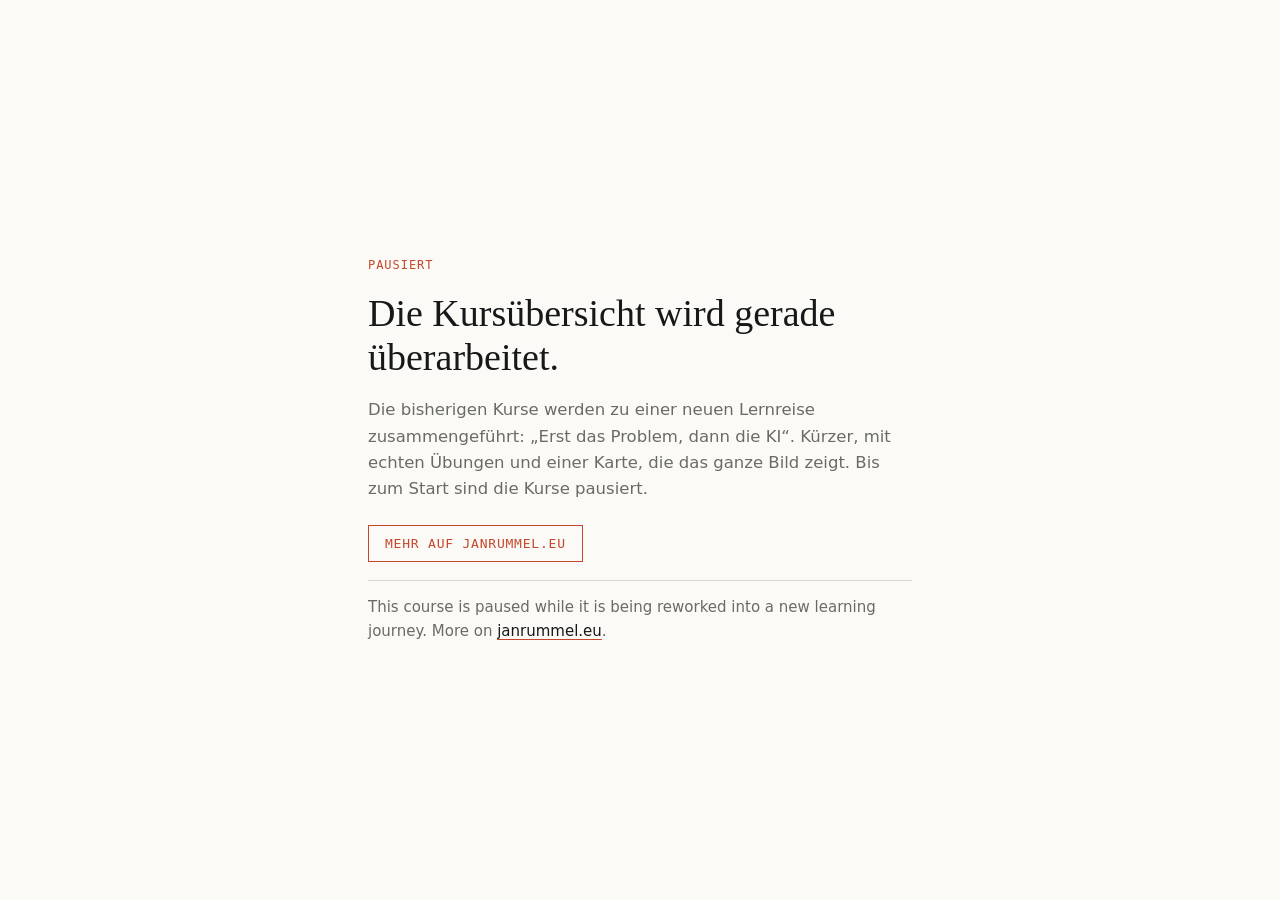
<file: index-old.html>
<!doctype html>
<html lang="en"><head><meta charset="utf-8"><meta name="viewport" content="width=device-width,initial-scale=1">
<title>AI Learning: moved</title><link rel="canonical" href="https://janrummel.github.io/ai-learning/">
<meta http-equiv="refresh" content="0; url=https://janrummel.github.io/ai-learning/"></head>
<body><p>This page has moved: <a href="https://janrummel.github.io/ai-learning/">janrummel.github.io/ai-learning</a></p></body></html>
</file>
